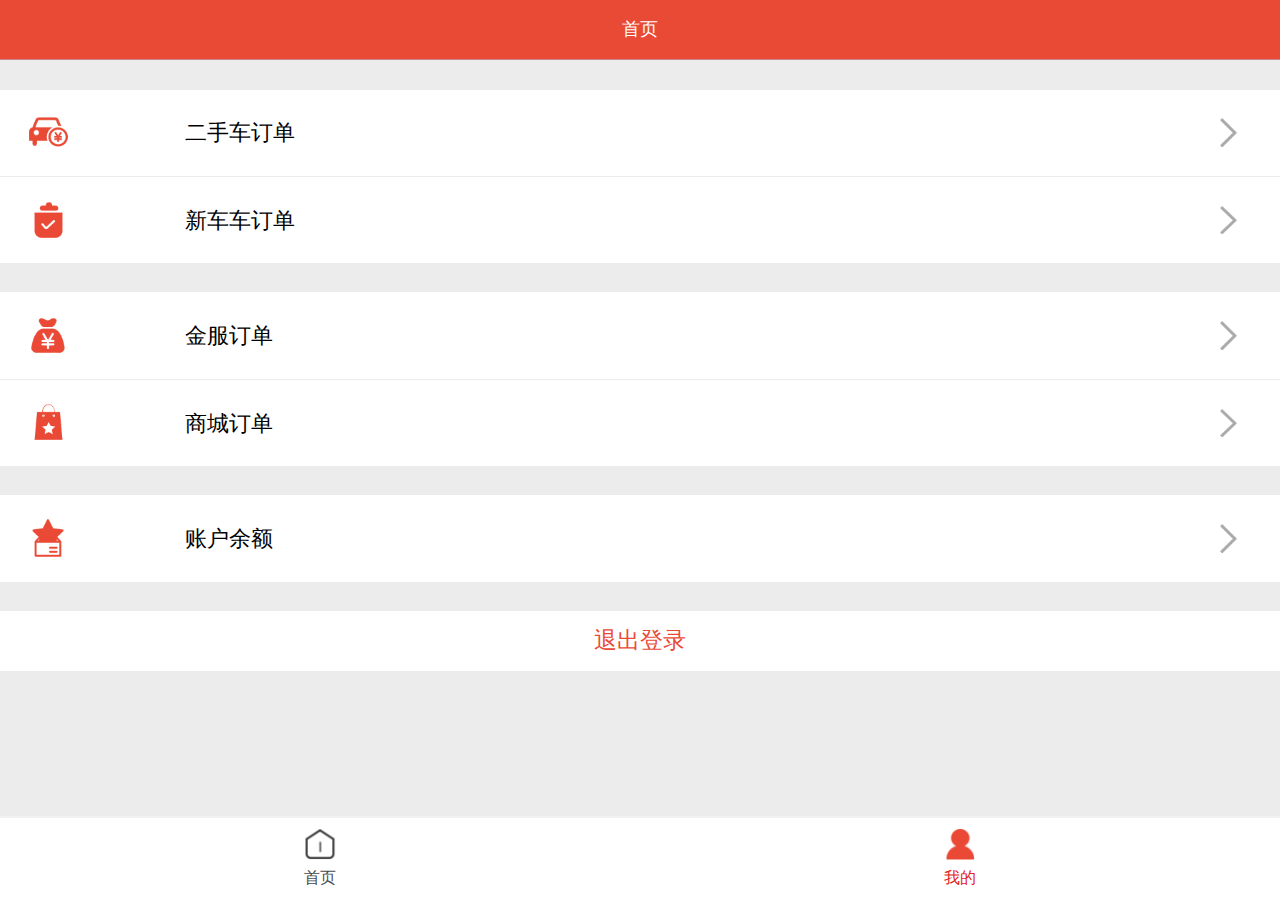
<file: index.html>
<!DOCTYPE html>
<html lang="en">
<head>
	<meta charset="UTF-8"/>
	<title>倍儿牛商城</title>
    <meta name="description" content=""/>
    <meta name="keywords" content=""/>
    <meta name="apple-mobile-web-app-capable" content="yes"/>
    <meta name="format-detection" content="telephone=no" />
    <meta name="viewport" content="width=device-width,initial-scale=1,maximum-scale=1,minimum-scale=1,user-scalable=0">
    <link rel="stylesheet" type="text/css" href="./css/m.reset.css">
    <link rel="stylesheet" type="text/css" href="./css/m.icomoom.css">
    <link rel="stylesheet" type="text/css" href="./css/swiper.min.css">
    <link rel="stylesheet" type="text/css" href="./css/m.common.css">
    <link rel="stylesheet" type="text/css" href="./css/m.details.css">
    <link rel="stylesheet" type="text/css" href="./css/inoin_shop.css">
    <link rel="stylesheet" type="text/css" href="./css/LArea.css">
    <script type="text/javascript">
        !function(N,M){function L(){var a=I.getBoundingClientRect().width;a/F>540&&(a=540*F);var d=a/10;I.style.fontSize=d+"px",D.rem=N.rem=d}var K,J=N.document,I=J.documentElement,H=J.querySelector('meta[name="viewport"]'),G=J.querySelector('meta[name="flexible"]'),F=0,E=0,D=M.flexible||(M.flexible={});if(H){console.warn("将根据已有的meta标签来设置缩放比例");var C=H.getAttribute("content").match(/initial\-scale=([\d\.]+)/);C&&(E=parseFloat(C[1]),F=parseInt(1/E))}else{if(G){var B=G.getAttribute("content");if(B){var A=B.match(/initial\-dpr=([\d\.]+)/),z=B.match(/maximum\-dpr=([\d\.]+)/);A&&(F=parseFloat(A[1]),E=parseFloat((1/F).toFixed(2))),z&&(F=parseFloat(z[1]),E=parseFloat((1/F).toFixed(2)))}}}if(!F&&!E){var y=N.navigator.userAgent,x=(!!y.match(/android/gi),!!y.match(/iphone/gi)),w=x&&!!y.match(/OS 9_3/),v=N.devicePixelRatio;F=x&&!w?v>=3&&(!F||F>=3)?3:v>=2&&(!F||F>=2)?2:1:1,E=1/F}if(I.setAttribute("data-dpr",F),!H){if(H=J.createElement("meta"),H.setAttribute("name","viewport"),H.setAttribute("content","initial-scale="+E+", maximum-scale="+E+", minimum-scale="+E+", user-scalable=no"),I.firstElementChild){I.firstElementChild.appendChild(H)}else{var u=J.createElement("div");u.appendChild(H),J.write(u.innerHTML)}}N.addEventListener("resize",function(){clearTimeout(K),K=setTimeout(L,300)},!1),N.addEventListener("pageshow",function(b){b.persisted&&(clearTimeout(K),K=setTimeout(L,300))},!1),"complete"===J.readyState?J.body.style.fontSize=12*F+"px":J.addEventListener("DOMContentLoaded",function(){J.body.style.fontSize=12*F+"px"},!1),L(),D.dpr=N.dpr=F,D.refreshRem=L,D.rem2px=function(d){var c=parseFloat(d)*this.rem;return"string"==typeof d&&d.match(/rem$/)&&(c+="px"),c},D.px2rem=function(d){var c=parseFloat(d)/this.rem;return"string"==typeof d&&d.match(/px$/)&&(c+="rem"),c}}(window,window.lib||(window.lib={}));
    </script>
    <script type="text/javascript" src="./js/zepto.min.js"></script>
    <script type="text/javascript" src="./js/swiper.jquery.min.js"></script>
    <script type="text/javascript" src="./js/m.runing.js"></script>
    <script type="text/javascript" src="./js/m.touch.js"></script>
</head>
<body>
    <!-- 商品详情头部 -->
    <header class="common_head part_hidde">
        <div class="head_content">
            首页
        </div>
    </header>
		<section class="my_information">
				<div class="my_infor_inner">
						<div class="my_infor_unit">
								<div class="my_infor_item my_infor_used_car">
									<div class="my_infor_item_inner">
											<div class="my_infor_bg"></div>
											<h2 class="my_infor_tit">二手车订单</h2>
											<div class="icon_arrow_right"></div>
									</div>
									<!-- 二手车订单详情 -->
									<div class="my_infor_details my_infor_used_car_details box_s">
											<div class="my_infor_details_header common_head">
													<a href="javascript:;" class="head_return icon-angle-left my_infor_details_return"></a>
													<div class="head_content">二手车订单</div>
											</div>
											<ul class="my_infor_details_list">
													<li class="my_infor_details_item">
															<div class="my_infor_details_nub flex">订单编号：<span>38</span></div>
															<div class="my_infor_details_content flex">
																	<div class="my_infor_details_bg"></div>
																	<div class="my_infor_order_details">
																			<div class="order_head flex">
																				<p class="order_name">买家：<span>张三</span></p>
																				<div class="order_time">2017-8-6 14:30:26</div>
																			</div>
																			<p class="order_brand">求购品牌：<span>马自达cx-4</span></p>
																			<p class="order_price">预算：<span>10-15万</span></p>
																	</div>
																	<!-- <div class="my_infor_details_icon"></div> -->
															</div>
													</li>
													<li class="my_infor_details_item">
															<div class="my_infor_details_nub flex">订单编号：<span>39</span></div>
															<div class="my_infor_details_content flex">
																	<div class="my_infor_details_bg"></div>
																	<div class="my_infor_order_details">
																			<div class="order_head flex">
																				<p class="order_name">买家：<span>李四</span></p>
																				<div class="order_time">2017-8-6 14:30:26</div>
																			</div>
																			<p class="order_brand">求购品牌：<span>马自达cx-4</span></p>
																			<p class="order_price">预算：<span>10-15万</span></p>
																	</div>
																	<!-- <div class="my_infor_details_icon"></div> -->
															</div>
													</li>
											</ul>
									</div>
								</div>
								<div class="my_infor_item my_infor_new_car">
									<div class="my_infor_item_inner">
											<div class="my_infor_bg"></div>
											<h2 class="my_infor_tit">新车车订单</h2>
											<div class="icon_arrow_right"></div>
									</div>
									<!-- 新车订单详情 -->
									<div class="my_infor_details my_infor_used_car_details box_s">
											<div class="my_infor_details_header common_head">
													<a href="javascript:;" class="head_return icon-angle-left my_infor_details_return"></a>
													<div class="head_content">新车订单</div>
											</div>
											<ul class="my_infor_details_list">
													<li class="my_infor_details_item">
															<div class="my_infor_details_nub flex">订单编号：<span>40</span></div>
															<div class="my_infor_details_content flex">
																	<div class="my_infor_details_bg_line"></div>
																	<div class="my_infor_order_details">
																			<div class="new_car_order_tit clearfix">
																				<p class="fl">求购品牌：</p><h2 class="fl">轩逸 2016款 1.6XL CVT豪华型</h2>
																			</div>
																			<p class="order_name">买家姓名：<span>张三</span></p>
																			<p class="order_time">日期：<span>2017-8-6 14:30:26</span></p>
																	</div>
																	<!-- <div class="my_infor_details_icon"></div> -->
															</div>
													</li>
											</ul>
									</div>
								</div>
						</div>
						<div class="my_infor_unit">
								<div class="my_infor_item my_infor_finance">
									<div class="my_infor_item_inner">
											<div class="my_infor_bg"></div>
											<h2 class="my_infor_tit">金服订单</h2>
											<div class="icon_arrow_right"></div>
									</div>
									<!-- 金服订单详情 -->
									<div class="my_infor_details my_infor_used_car_details box_s">
											<div class="my_infor_details_header common_head">
													<a href="javascript:;" class="head_return icon-angle-left my_infor_details_return"></a>
													<div class="head_content">倍儿牛金服</div>
											</div>
											<ul class="my_infor_details_list">
													<li class="my_infor_details_item">
															<div class="my_infor_details_nub flex">订单编号：<span>45</div>
															<div class="my_infor_details_content flex">
																	<div class="my_infor_details_bg_line bg_green"></div>
																	<div class="my_infor_order_details">
																			<div class="order_head flex">
																				<p class="order_name">客户姓名：<span>张三</span></p>
																			</div>
																			<div class="finance_order_desc flex">
																					<p>申请金额：<span>5.00万</span></p>
																					<p>申请周期：<span>12个月</span></p>
																			</div>
																			<div class="order_time">2017-8-6 14:30:26</div>
																	</div>
																	<!-- <div class="my_infor_details_icon"></div> -->
															</div>
													</li>
											</ul>
									</div>
								</div>
								<div class="my_infor_item my_infor_shop">
									<div class="my_infor_item_inner">
											<div class="my_infor_bg"></div>
											<h2 class="my_infor_tit">商城订单</h2>
											<div class="icon_arrow_right"></div>
									</div>
									<!-- 购物订单详情 -->
									<div class="my_infor_details my_infor_used_car_details box_s">
											<div class="my_infor_details_header common_head">
													<a href="javascript:;" class="head_return icon-angle-left my_infor_details_return"></a>
													<div class="head_content">我的订单</div>
											</div>
											<ul class="my_order_list">
												<li class="my_order_item">
															<div class="my_order_nub">
																 <p>订单编号：<span>18888</span></p>
																 <button class="cancel_order">取消订单</button>
															</div>
															<div class="_order_inform my_order_inform">
																	<div class="goods_s_img">
																			<img src="./images/test/details_slide_1.png" alt="">
																	</div>
																	<div class="goods_desc">
																			<h3>苏吝府泰国茉莉香米 原装进口泰国大米包邮新米10kg</h3>
																	</div>
																	<div class="loading_pay box_s">
																			待付款
																	</div>
															</div>
															<div class="loading_pay_func">
																	<p>应付款：<span>¥108.00</span></p>
																	<a href="">付款</a>
															</div>
												</li>
												<li class="my_order_item">
						                <div class="my_order_nub">
						                   <p>订单编号：<span>18889</span></p>
						                </div>
						                <div class="_order_inform my_order_inform">
						                    <div class="goods_s_img">
						                        <img src="./images/test/details_slide_1.png" alt="">
						                    </div>
						                    <div class="goods_desc">
						                        <h3>苏吝府泰国茉莉香米 原装进口泰国大米包邮新米10kg</h3>
						                    </div>
						                    <div class="already_pay box_s">
						                        <img src="./images/icon/already_pay.png" alt="">
						                    </div>
						                </div>
						            </li>
											</ul>
									</div>
								</div>
						</div>
						<div class="my_infor_unit">
								<div class="my_infor_item my_infor_account">
									<div class="my_infor_item_inner">
											<div class="my_infor_bg"></div>
											<h2 class="my_infor_tit">账户余额</h2>
											<div class="icon_arrow_right"></div>
									</div>
									<!-- 账单详情 -->
									<div class="my_infor_details my_infor_used_car_details box_s">
											<div class="my_infor_details_header common_head">
													<a href="javascript:;" class="head_return icon-angle-left my_infor_details_return"></a>
													<div class="head_content">账单</div>
											</div>
											<div class="bill_con flex">
													<div class="bill_icon"></div>
													<div class="bill_text">账户余额</div>
													<p class="bill_money"><span>0.00</span>元</p>
											</div>
									</div>
								</div>
						</div>
				</div>
				<div class="my_account_exit">
						<a href="">退出登录</a>
				</div>
		</section>
    <section class="home_foot_btn">
				<ul class="home_foot_btn_list clearfix">
					<li class="home_foot_btn_item home_foot_btn_left fl">
							<a href="">
								<div class="icon"></div>
								<p>首页</p>
							</a>
					</li>
					<li class="home_foot_btn_item home_foot_btn_right current fl">
							<a href="">
								<div class="icon"></div>
								<p>我的</p>
							</a>
					</li>
				</ul>
		</section>
		<div class="tip_mask" style="display: none;"></div>
		<div class="tip_box " style="display: none;">
        <div class="tip_box_img">
            <img src="./images/icon/tip_box_img.png" alt="">
        </div>
        <p class="tip_box_txt">确定取消购物订单？</p>
        <a href="" class="tip_box_btn box_s">确定</a>
        <a href="javascript:;" class="tip_box_btn return box_s">取消</a>
    </div>
</body>
</html>
</file>
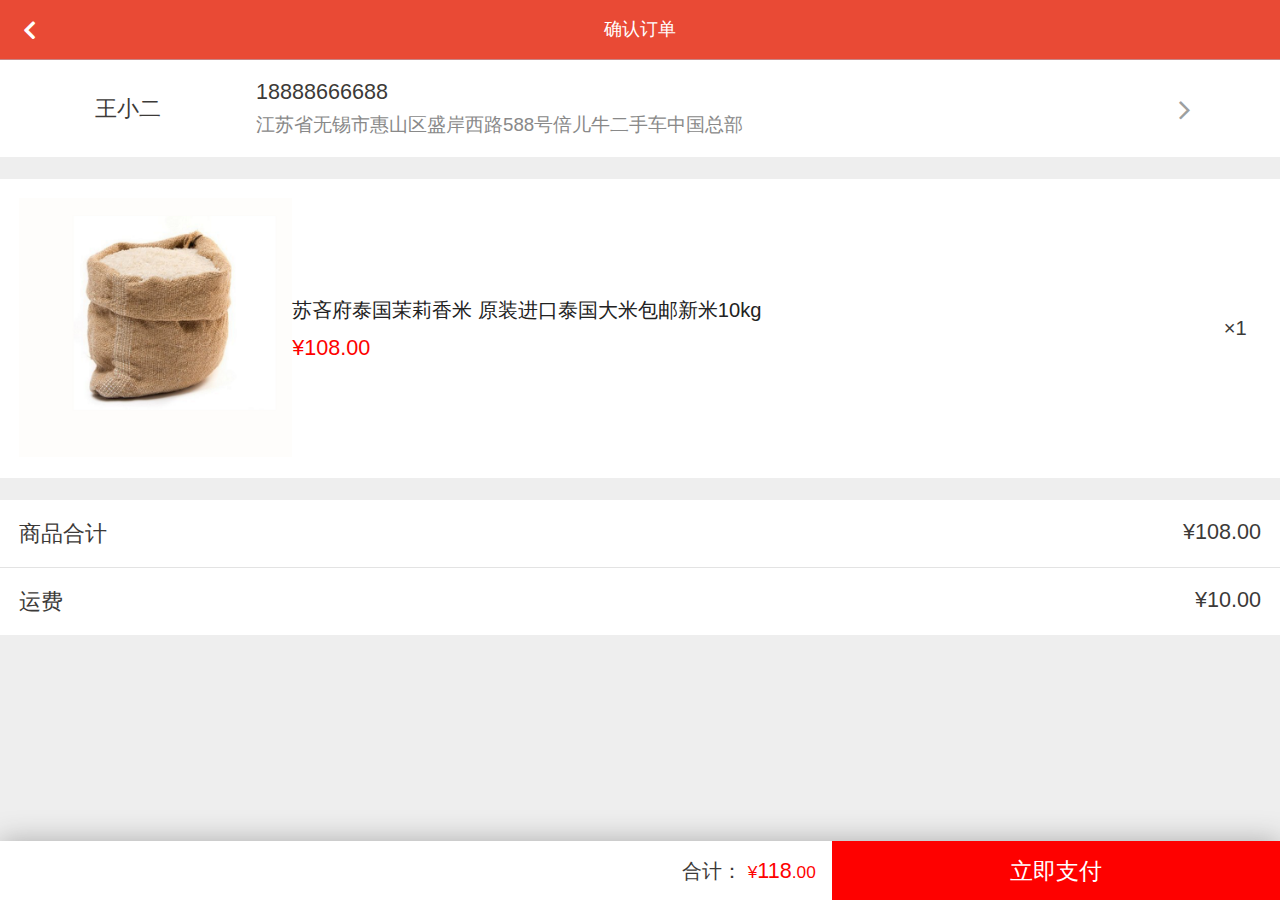
<file: confirm_order.html>
<!DOCTYPE html>
<html lang="en">
<head>
	<meta charset="UTF-8"/>
	<title>倍儿牛商城</title>
    <meta name="description" content=""/>
    <meta name="keywords" content=""/>
    <meta name="apple-mobile-web-app-capable" content="yes"/>
    <meta name="format-detection" content="telephone=no" />
    <meta name="viewport" content="width=device-width,initial-scale=1,maximum-scale=1,minimum-scale=1,user-scalable=no">
    <link rel="stylesheet" type="text/css" href="./css/m.reset.css">
    <link rel="stylesheet" type="text/css" href="./css/m.icomoom.css">
    <link rel="stylesheet" type="text/css" href="./css/swiper.min.css">
    <link rel="stylesheet" type="text/css" href="./css/m.common.css">
    <link rel="stylesheet" type="text/css" href="./css/m.details.css">
    <link rel="stylesheet" type="text/css" href="./css/LArea.css">
    <script type="text/javascript">
        !function(N,M){function L(){var a=I.getBoundingClientRect().width;a/F>540&&(a=540*F);var d=a/10;I.style.fontSize=d+"px",D.rem=N.rem=d}var K,J=N.document,I=J.documentElement,H=J.querySelector('meta[name="viewport"]'),G=J.querySelector('meta[name="flexible"]'),F=0,E=0,D=M.flexible||(M.flexible={});if(H){console.warn("将根据已有的meta标签来设置缩放比例");var C=H.getAttribute("content").match(/initial\-scale=([\d\.]+)/);C&&(E=parseFloat(C[1]),F=parseInt(1/E))}else{if(G){var B=G.getAttribute("content");if(B){var A=B.match(/initial\-dpr=([\d\.]+)/),z=B.match(/maximum\-dpr=([\d\.]+)/);A&&(F=parseFloat(A[1]),E=parseFloat((1/F).toFixed(2))),z&&(F=parseFloat(z[1]),E=parseFloat((1/F).toFixed(2)))}}}if(!F&&!E){var y=N.navigator.userAgent,x=(!!y.match(/android/gi),!!y.match(/iphone/gi)),w=x&&!!y.match(/OS 9_3/),v=N.devicePixelRatio;F=x&&!w?v>=3&&(!F||F>=3)?3:v>=2&&(!F||F>=2)?2:1:1,E=1/F}if(I.setAttribute("data-dpr",F),!H){if(H=J.createElement("meta"),H.setAttribute("name","viewport"),H.setAttribute("content","initial-scale="+E+", maximum-scale="+E+", minimum-scale="+E+", user-scalable=no"),I.firstElementChild){I.firstElementChild.appendChild(H)}else{var u=J.createElement("div");u.appendChild(H),J.write(u.innerHTML)}}N.addEventListener("resize",function(){clearTimeout(K),K=setTimeout(L,300)},!1),N.addEventListener("pageshow",function(b){b.persisted&&(clearTimeout(K),K=setTimeout(L,300))},!1),"complete"===J.readyState?J.body.style.fontSize=12*F+"px":J.addEventListener("DOMContentLoaded",function(){J.body.style.fontSize=12*F+"px"},!1),L(),D.dpr=N.dpr=F,D.refreshRem=L,D.rem2px=function(d){var c=parseFloat(d)*this.rem;return"string"==typeof d&&d.match(/rem$/)&&(c+="px"),c},D.px2rem=function(d){var c=parseFloat(d)/this.rem;return"string"==typeof d&&d.match(/px$/)&&(c+="rem"),c}}(window,window.lib||(window.lib={}));
    </script>
    <script type="text/javascript" src="./js/zepto.min.js"></script>
    <script type="text/javascript" src="./js/swiper.jquery.min.js"></script>
    <script type="text/javascript" src="./js/LAreaData1.js"></script>
    <script type="text/javascript" src="./js/LArea.js"></script>
    <script type="text/javascript" src="./js/m.runing.js"></script>
    <script type="text/javascript" src="./js/m.touch.js"></script>

</head>
<body>
    <!-- 头部返回 -->
    <header class="common_head part_hidde">
        <a href="" class="head_return icon-angle-left"></a>
        <div class="head_content">
            确认订单
        </div>
    </header>
    <header class="common_head manage_contact_head" style="display: none;">
        <a href="javascript:history.go(-1);" class="link_referrer head_return icon-angle-left"></a>
        <div class="head_content">
            管理收货地址
        </div>
    </header>
    <section class="confirm_order part_hidde">
        <form action="" method="post">
            <div class="contact_desc">
                <div class="_order_user box_s">王小二</div>
                <input type="hidden" class="_order_user" value="王小二" name="name">
                <div class="_order_txt">
                    <div class="_order_tel">18888666688</div>
                    <input type="hidden" class="_order_tel" value="18866999987" name="mobile">
                    <p class="_order_address">江苏省无锡市惠山区盛岸西路588号倍儿牛二手车中国总部</p>
                    <input type="hidden" class="_order_address" value="江苏省无锡市惠山区盛岸西路588号倍儿牛二手车中国总部" name="address">
                </div>
                <div class="_order_icon icon-angle-right"></div>
            </div>   
            <div class="_order_inform">
                <div class="goods_s_img">
                    <img src="./images/test/details_slide_1.png" alt="">
                </div>
                <div class="goods_desc">
                    <h3>苏吝府泰国茉莉香米 原装进口泰国大米包邮新米10kg</h3>
                    <div class="price">
                        ¥<span>108.00</span>
                    </div>
                </div>
                <div class="goods_count box_s">
                 ×<span>1</span>
                </div>
            </div>
            <div class="goods_price_sum confirm_order_common">
                <p>商品合计</p>
                <div class="_price_txt">¥<span>108.00</span></div>
                <input type="hidden" value="108.00" name="goods_sum_price">
            </div>
            <div class="transport_price confirm_order_common">
                <p>运费</p>
                <div class="_price_txt">¥<span>10.00</span></div>
                <input type="hidden" value="10.00" name="transport_price">
            </div>
            <ul class="confirm_order_btn">
                <li class="price_sum box_s">
                    <p>合计：
                        <span class="price_sum_txt">¥<i>118</i>.00</span>
                        <input type="hidden" value="118.00" name="price_sum">
                    </p>
                </li>
                <li class="buy">
                    <button type="submit">立即支付</button>
                </li>
            </ul>
        </form> 
    </section>
    <section class="manage_contact_info common_section" style="display: none;">
        <ul class="manage_contact_info_list common_list">
            <li class="manage_user">
                <input type="text" value="王小二">
            </li>
            <li class="manage_tel">
                <input type="tel" value="18888666688" maxlength="11">
            </li>
            <li class="manage_address">
                <input type="text" id="manage_addr" readonly="readonly" value="江苏 无锡 惠山">
                <input id="value1" type="hidden" value="20,234,504">
            </li>
            <li class="manage_address_details">
                <input type="text" value="盛岸西路588号倍儿牛二手车中国总部">
            </li>
        </ul>
        <div class="manage_contact_info_btn common_btm">
            <button>保存收货地址</button>
        </div>
    </section>
    <div class="mask"></div>
    <div class="tip_mask"></div>
    <div class="tip_box">
        <div class="tip_box_img">
            <img src="./images/icon/tip_box_img.png" alt="">
        </div>
        <p class="tip_box_txt"></p>
        <a href="javascript:;" class="tip_box_btn return box_s">返回</a>
    </div>
</body>
</html>
</file>
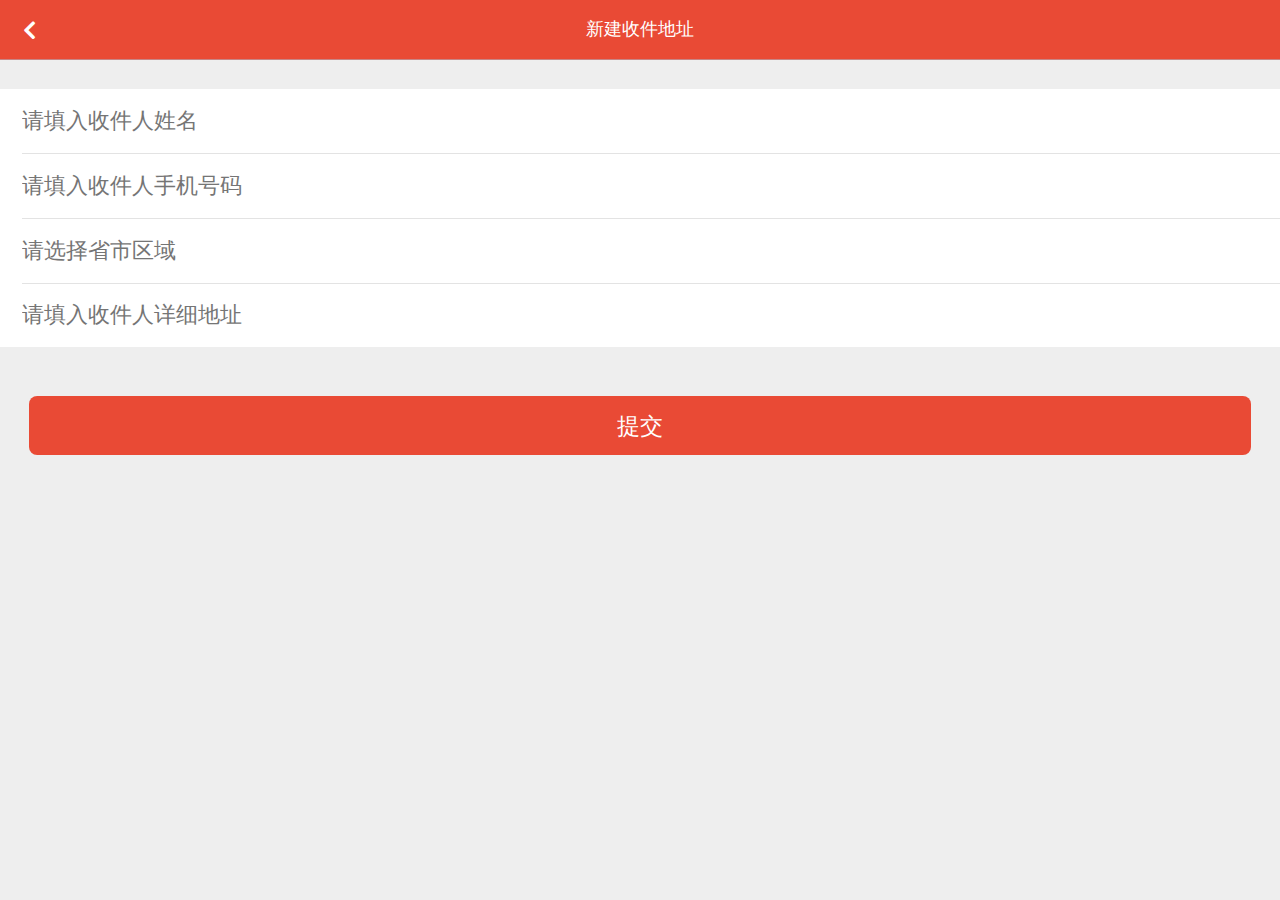
<file: creat_address.html>
<!DOCTYPE html>
<html lang="en">
<head>
	<meta charset="UTF-8"/>
	<title>倍儿牛商城</title>
    <meta name="description" content=""/>
    <meta name="keywords" content=""/>
    <meta name="apple-mobile-web-app-capable" content="yes"/>
    <meta name="format-detection" content="telephone=no" />
    <meta name="viewport" content="width=device-width,initial-scale=1,maximum-scale=1,minimum-scale=1,user-scalable=no">
    <link rel="stylesheet" type="text/css" href="./css/m.reset.css">
    <link rel="stylesheet" type="text/css" href="./css/m.icomoom.css">
    <link rel="stylesheet" type="text/css" href="./css/swiper.min.css">
    <link rel="stylesheet" type="text/css" href="./css/m.common.css">
    <link rel="stylesheet" type="text/css" href="./css/m.details.css">
    <link rel="stylesheet" type="text/css" href="./css/LArea.css">
    <script type="text/javascript">
        !function(N,M){function L(){var a=I.getBoundingClientRect().width;a/F>540&&(a=540*F);var d=a/10;I.style.fontSize=d+"px",D.rem=N.rem=d}var K,J=N.document,I=J.documentElement,H=J.querySelector('meta[name="viewport"]'),G=J.querySelector('meta[name="flexible"]'),F=0,E=0,D=M.flexible||(M.flexible={});if(H){console.warn("将根据已有的meta标签来设置缩放比例");var C=H.getAttribute("content").match(/initial\-scale=([\d\.]+)/);C&&(E=parseFloat(C[1]),F=parseInt(1/E))}else{if(G){var B=G.getAttribute("content");if(B){var A=B.match(/initial\-dpr=([\d\.]+)/),z=B.match(/maximum\-dpr=([\d\.]+)/);A&&(F=parseFloat(A[1]),E=parseFloat((1/F).toFixed(2))),z&&(F=parseFloat(z[1]),E=parseFloat((1/F).toFixed(2)))}}}if(!F&&!E){var y=N.navigator.userAgent,x=(!!y.match(/android/gi),!!y.match(/iphone/gi)),w=x&&!!y.match(/OS 9_3/),v=N.devicePixelRatio;F=x&&!w?v>=3&&(!F||F>=3)?3:v>=2&&(!F||F>=2)?2:1:1,E=1/F}if(I.setAttribute("data-dpr",F),!H){if(H=J.createElement("meta"),H.setAttribute("name","viewport"),H.setAttribute("content","initial-scale="+E+", maximum-scale="+E+", minimum-scale="+E+", user-scalable=no"),I.firstElementChild){I.firstElementChild.appendChild(H)}else{var u=J.createElement("div");u.appendChild(H),J.write(u.innerHTML)}}N.addEventListener("resize",function(){clearTimeout(K),K=setTimeout(L,300)},!1),N.addEventListener("pageshow",function(b){b.persisted&&(clearTimeout(K),K=setTimeout(L,300))},!1),"complete"===J.readyState?J.body.style.fontSize=12*F+"px":J.addEventListener("DOMContentLoaded",function(){J.body.style.fontSize=12*F+"px"},!1),L(),D.dpr=N.dpr=F,D.refreshRem=L,D.rem2px=function(d){var c=parseFloat(d)*this.rem;return"string"==typeof d&&d.match(/rem$/)&&(c+="px"),c},D.px2rem=function(d){var c=parseFloat(d)/this.rem;return"string"==typeof d&&d.match(/px$/)&&(c+="rem"),c}}(window,window.lib||(window.lib={}));
    </script>
    <script type="text/javascript" src="./js/zepto.min.js"></script>
    <script type="text/javascript" src="./js/swiper.jquery.min.js"></script>
    <script type="text/javascript" src="./js/LAreaData1.js"></script>
    <script type="text/javascript" src="./js/LArea.js"></script>
    <script type="text/javascript" src="./js/m.runing.js"></script>
    <script type="text/javascript" src="./js/m.touch.js"></script>

</head>
<body>
    <!-- 头部返回 -->
    <header class="common_head part_hidde">
        <a href="javascript:history.go(-1);" class="link_referrer head_return icon-angle-left"></a>
        <div class="head_content">
            新建收件地址
        </div>
    </header>
    <section class="creat_contact_info common_section">
        <form action="" method="post" onsubmit="return creat_address();">
            <ul class="creat_contact_info_list common_list">
                <li class="creat_user">
                    <input type="text" name="name" value="" placeholder="请填入收件人姓名">
                </li>
                <li class="creat_tel">
                    <input type="tel" name="mobile" value="" maxlength="11" placeholder="请填入收件人手机号码">
                </li>
                <li class="creat_address">
                    <input type="text" id="manage_addr" readonly="readonly" name="area" placeholder="请选择省市区域">
                    <input id="value1" type="hidden" value="20,234,504">
                </li>
                <li class="creat_address_details">
                    <input type="text" name="address_details" value="" placeholder="请填入收件人详细地址">
                </li>
            </ul>
            <div class="creat_contact_info_btn common_btm">
                <button type="submit">提交</button>
            </div>
        </form>
    </section>
    <div class="tip_mask"></div>
    <div class="tip_box">
        <div class="tip_box_img">
            <img src="./images/icon/tip_box_img.png" alt="">
        </div>
        <p class="tip_box_txt"></p>
        <a href="javascript:;" class="tip_box_btn return box_s">返回</a>
    </div>
</body>
</html>
</file>
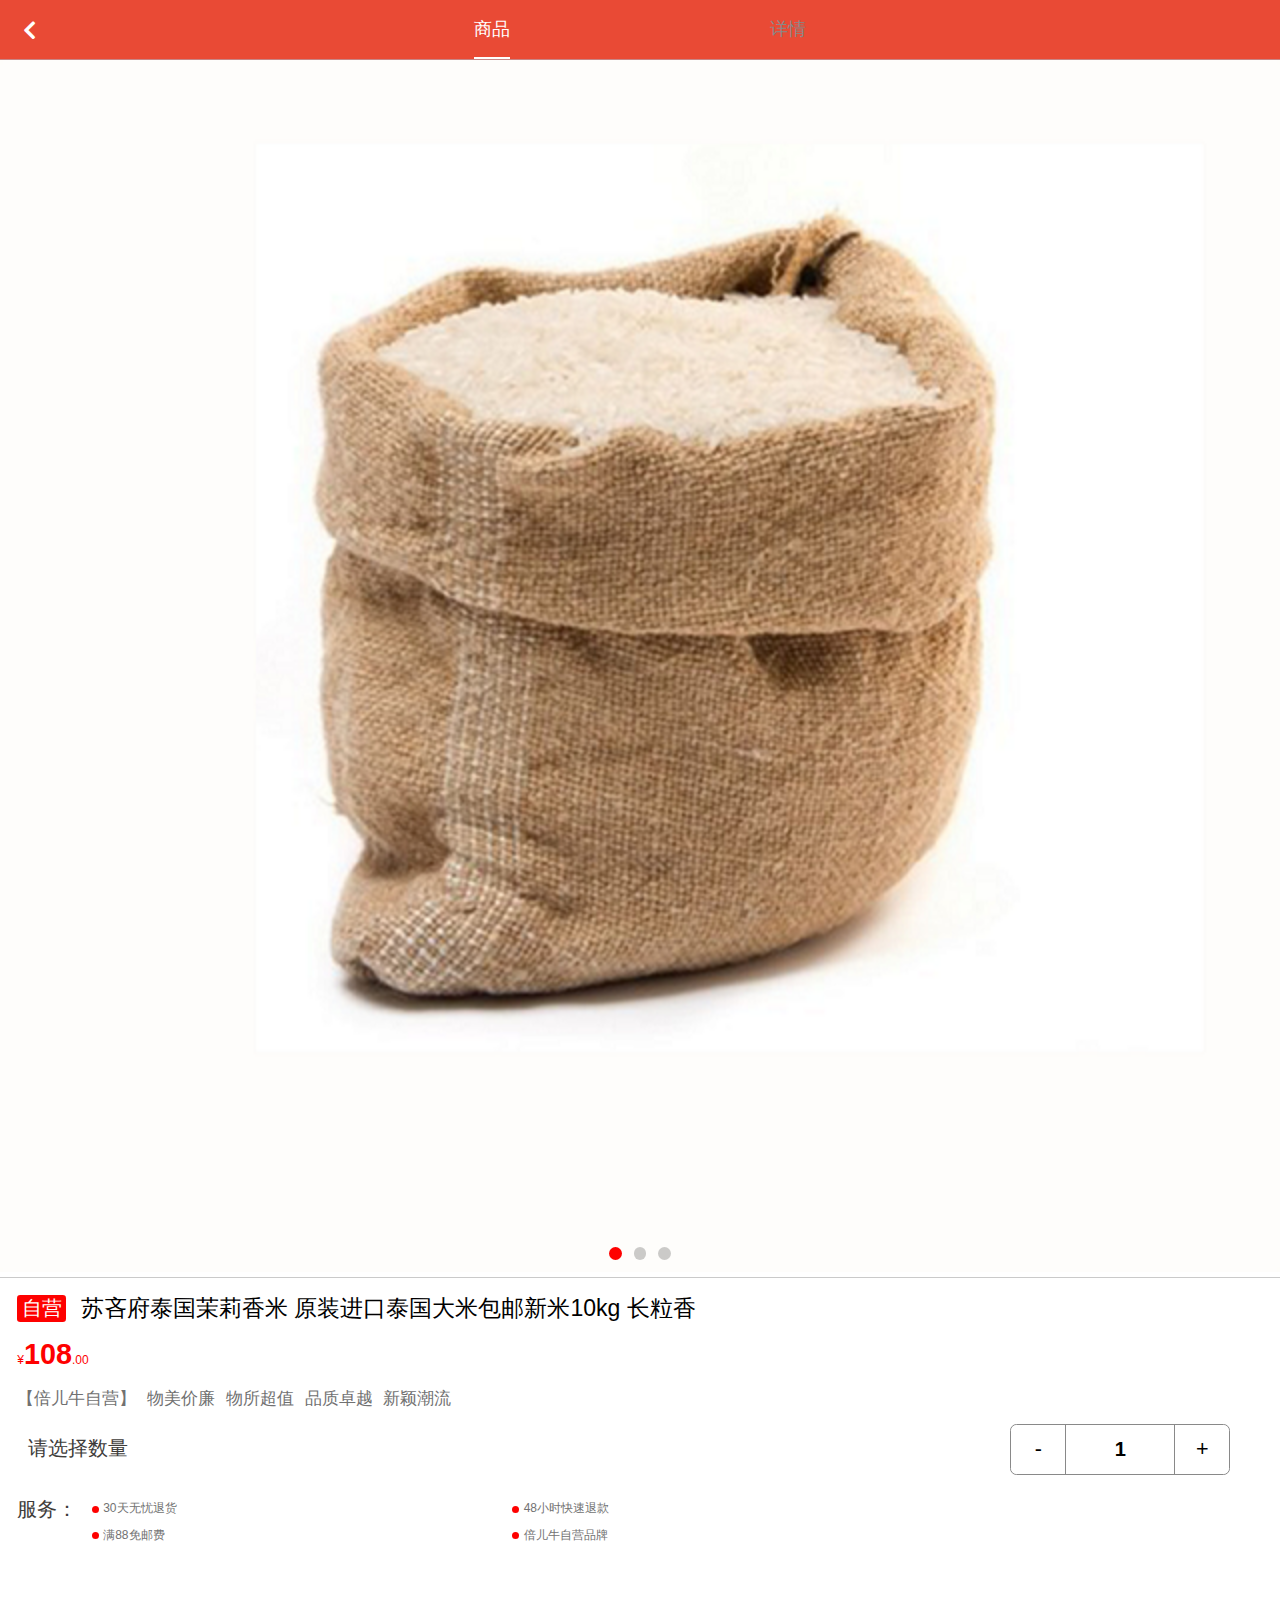
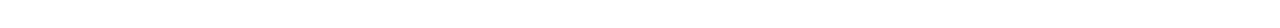
<file: details.html>
<!DOCTYPE html>
<html lang="en">
<head>
	<meta charset="UTF-8"/>
	<title>倍儿牛商城</title>
    <meta name="description" content=""/>
    <meta name="keywords" content=""/>
    <meta name="apple-mobile-web-app-capable" content="yes"/>
    <meta name="format-detection" content="telephone=no" />
    <meta name="viewport" content="width=device-width,initial-scale=1,maximum-scale=1,minimum-scale=1,user-scalable=0">
    <link rel="stylesheet" type="text/css" href="./css/m.reset.css">
    <link rel="stylesheet" type="text/css" href="./css/m.icomoom.css">
    <link rel="stylesheet" type="text/css" href="./css/swiper.min.css">
    <link rel="stylesheet" type="text/css" href="./css/m.common.css">
    <link rel="stylesheet" type="text/css" href="./css/m.details.css">
    <link rel="stylesheet" type="text/css" href="./css/LArea.css">
    <script type="text/javascript">
        !function(N,M){function L(){var a=I.getBoundingClientRect().width;a/F>540&&(a=540*F);var d=a/10;I.style.fontSize=d+"px",D.rem=N.rem=d}var K,J=N.document,I=J.documentElement,H=J.querySelector('meta[name="viewport"]'),G=J.querySelector('meta[name="flexible"]'),F=0,E=0,D=M.flexible||(M.flexible={});if(H){console.warn("将根据已有的meta标签来设置缩放比例");var C=H.getAttribute("content").match(/initial\-scale=([\d\.]+)/);C&&(E=parseFloat(C[1]),F=parseInt(1/E))}else{if(G){var B=G.getAttribute("content");if(B){var A=B.match(/initial\-dpr=([\d\.]+)/),z=B.match(/maximum\-dpr=([\d\.]+)/);A&&(F=parseFloat(A[1]),E=parseFloat((1/F).toFixed(2))),z&&(F=parseFloat(z[1]),E=parseFloat((1/F).toFixed(2)))}}}if(!F&&!E){var y=N.navigator.userAgent,x=(!!y.match(/android/gi),!!y.match(/iphone/gi)),w=x&&!!y.match(/OS 9_3/),v=N.devicePixelRatio;F=x&&!w?v>=3&&(!F||F>=3)?3:v>=2&&(!F||F>=2)?2:1:1,E=1/F}if(I.setAttribute("data-dpr",F),!H){if(H=J.createElement("meta"),H.setAttribute("name","viewport"),H.setAttribute("content","initial-scale="+E+", maximum-scale="+E+", minimum-scale="+E+", user-scalable=no"),I.firstElementChild){I.firstElementChild.appendChild(H)}else{var u=J.createElement("div");u.appendChild(H),J.write(u.innerHTML)}}N.addEventListener("resize",function(){clearTimeout(K),K=setTimeout(L,300)},!1),N.addEventListener("pageshow",function(b){b.persisted&&(clearTimeout(K),K=setTimeout(L,300))},!1),"complete"===J.readyState?J.body.style.fontSize=12*F+"px":J.addEventListener("DOMContentLoaded",function(){J.body.style.fontSize=12*F+"px"},!1),L(),D.dpr=N.dpr=F,D.refreshRem=L,D.rem2px=function(d){var c=parseFloat(d)*this.rem;return"string"==typeof d&&d.match(/rem$/)&&(c+="px"),c},D.px2rem=function(d){var c=parseFloat(d)/this.rem;return"string"==typeof d&&d.match(/px$/)&&(c+="rem"),c}}(window,window.lib||(window.lib={}));
    </script>
    <script type="text/javascript" src="./js/zepto.min.js"></script>
    <script type="text/javascript" src="./js/swiper.jquery.min.js"></script>
    <script type="text/javascript" src="./js/m.runing.js"></script>
    <script type="text/javascript" src="./js/m.touch.js"></script>
</head>
<body>
    <!-- 商品详情头部 -->
	<header class="details_head common_head">
        <a href="javascript:history.go(-1);"  class="link_referrer head_return icon-angle-left" onclick="break_url();"></a>
        <div class="switch_con head_content">
            <ul class="switch_inner">
                <li class="current box_s">商品</li>
                <li class="box_s">详情</li>
            </ul>
        </div>
    </header>
    <!-- 商品详情主体 -->
        <!-- 商品介绍 -->
     <form action="" method="post">
        <section class="details_main details_desc_con">
            <div class="details_slide swiper-details">
                <ul class="swiper-wrapper">
                    <li class="swiper-slide">
                        <img src="./images/test/details_slide_1.png" alt="">
                    </li>
                    <li class="swiper-slide">
                        <img src="./images/test/details_slide_2.png" alt="">
                    </li>
                    <li class="swiper-slide">
                        <img src="./images/test/details_slide_3.png" alt="">
                    </li>
                </ul>
                 <div class="details_slide_control swiper-pagination"></div>
            </div>
            <div class="details_desc_inner">
                <div class="details_title">
                    <p>自营</p>
                    <h3>苏吝府泰国茉莉香米 原装进口泰国大米包邮新米10kg 长粒香</h3>
                    <input type="hidden" value="" name="">
                </div>
                <p class="details_price">
                    ¥<strong>108</strong>.00
                    <input type="hidden" name="details_price">
                </p>
                <p class="details_slogn">
                    <span>【倍儿牛自营】</span><span>物美价廉</span><span>物所超值</span><span>品质卓越</span><span>新颖潮流</span>
                </p>
                <div class="details_count">
                    <p class="details_count_txt">请选择数量</p>
                    <div class="details_count_d">
                        <div class="count_r">-</div>
                        <input type="tel" class="counts" readonly="readonly" value="1" name="counts"></input>
                        <div class="count_add">+</div>
                    </div>
                </div>
                <div class="details_service">
                    <p class="details_service_tit">服务：</p>
                    <ul class="details_service_txt">
                        <li>
                        <span><i></i>30天无忧退货</span><span><i></i>48小时快速退款</span></li>
                        <li><span><i></i>满88免邮费</span><span><i></i>倍儿牛自营品牌</span></li>
                    </ul>
                </div>
            </div>
        </section>
        <section class="details_main details_img_con">
            <div class="details_img_box">
                <img src="./images/test/details_img_1.png" alt="">
            </div>
        </section>
        <ul class="details_btn">
            <li class="details_tel">
                <a href="tel:4000510700">
                    <i></i>400-0510-700
                </a>
            </li>
            <li class="details_buy">
                <button type="submit">立即购买</button>
            </li>
        </ul>
    </form>
</body>
</html>
</file>
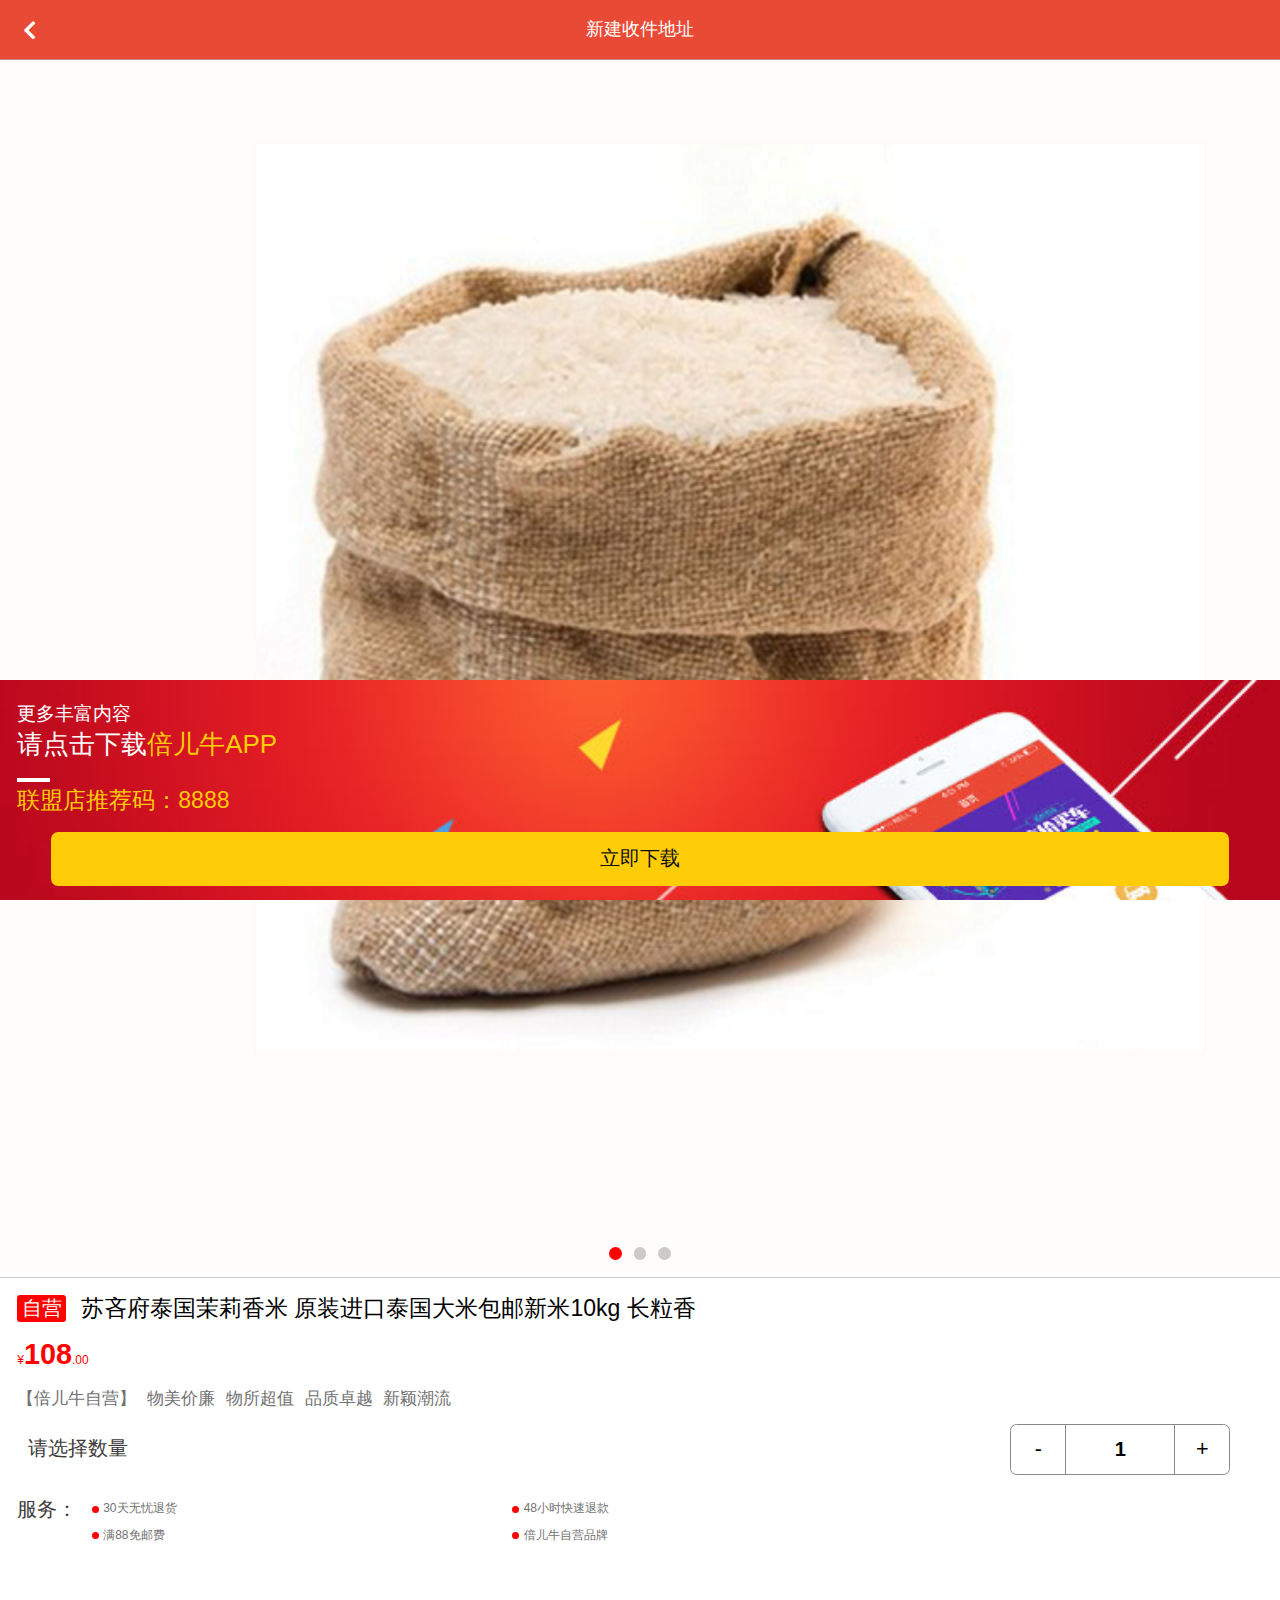
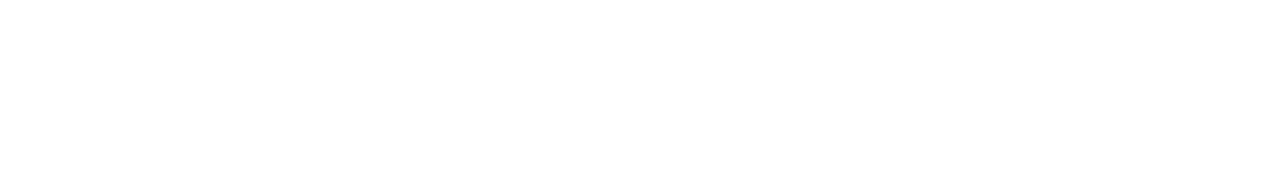
<file: details_push.html>
<!DOCTYPE html>
<html lang="en">
<head>
	<meta charset="UTF-8"/>
	<title>倍儿牛商城</title>
    <meta name="description" content=""/>
    <meta name="keywords" content=""/>
    <meta name="apple-mobile-web-app-capable" content="yes"/>
    <meta name="format-detection" content="telephone=no" />
    <meta name="viewport" content="width=device-width,initial-scale=1,maximum-scale=1,minimum-scale=1,user-scalable=0">
    <link rel="stylesheet" type="text/css" href="./css/m.reset.css">
    <link rel="stylesheet" type="text/css" href="./css/m.icomoom.css">
    <link rel="stylesheet" type="text/css" href="./css/swiper.min.css">
    <link rel="stylesheet" type="text/css" href="./css/m.common.css">
    <link rel="stylesheet" type="text/css" href="./css/m.details.css">
    <link rel="stylesheet" type="text/css" href="./css/LArea.css">
    <script type="text/javascript">
        !function(N,M){function L(){var a=I.getBoundingClientRect().width;a/F>540&&(a=540*F);var d=a/10;I.style.fontSize=d+"px",D.rem=N.rem=d}var K,J=N.document,I=J.documentElement,H=J.querySelector('meta[name="viewport"]'),G=J.querySelector('meta[name="flexible"]'),F=0,E=0,D=M.flexible||(M.flexible={});if(H){console.warn("将根据已有的meta标签来设置缩放比例");var C=H.getAttribute("content").match(/initial\-scale=([\d\.]+)/);C&&(E=parseFloat(C[1]),F=parseInt(1/E))}else{if(G){var B=G.getAttribute("content");if(B){var A=B.match(/initial\-dpr=([\d\.]+)/),z=B.match(/maximum\-dpr=([\d\.]+)/);A&&(F=parseFloat(A[1]),E=parseFloat((1/F).toFixed(2))),z&&(F=parseFloat(z[1]),E=parseFloat((1/F).toFixed(2)))}}}if(!F&&!E){var y=N.navigator.userAgent,x=(!!y.match(/android/gi),!!y.match(/iphone/gi)),w=x&&!!y.match(/OS 9_3/),v=N.devicePixelRatio;F=x&&!w?v>=3&&(!F||F>=3)?3:v>=2&&(!F||F>=2)?2:1:1,E=1/F}if(I.setAttribute("data-dpr",F),!H){if(H=J.createElement("meta"),H.setAttribute("name","viewport"),H.setAttribute("content","initial-scale="+E+", maximum-scale="+E+", minimum-scale="+E+", user-scalable=no"),I.firstElementChild){I.firstElementChild.appendChild(H)}else{var u=J.createElement("div");u.appendChild(H),J.write(u.innerHTML)}}N.addEventListener("resize",function(){clearTimeout(K),K=setTimeout(L,300)},!1),N.addEventListener("pageshow",function(b){b.persisted&&(clearTimeout(K),K=setTimeout(L,300))},!1),"complete"===J.readyState?J.body.style.fontSize=12*F+"px":J.addEventListener("DOMContentLoaded",function(){J.body.style.fontSize=12*F+"px"},!1),L(),D.dpr=N.dpr=F,D.refreshRem=L,D.rem2px=function(d){var c=parseFloat(d)*this.rem;return"string"==typeof d&&d.match(/rem$/)&&(c+="px"),c},D.px2rem=function(d){var c=parseFloat(d)/this.rem;return"string"==typeof d&&d.match(/px$/)&&(c+="rem"),c}}(window,window.lib||(window.lib={}));
    </script>
    <script type="text/javascript" src="./js/zepto.min.js"></script>
    <script type="text/javascript" src="./js/swiper.jquery.min.js"></script>
    <script type="text/javascript" src="./js/m.runing.js"></script>
    <script type="text/javascript" src="./js/m.touch.js"></script>
</head>
<body>
    <!-- 商品详情头部 -->
		<header class="common_head part_hidde">
				<a href="javascript:history.go(-1);" class="link_referrer head_return icon-angle-left"></a>
				<div class="head_content">
						新建收件地址
				</div>
		</header>
    <!-- 商品详情主体 -->
        <!-- 商品介绍 -->
     <form action="" method="post">
        <section class="details_main details_desc_con details_push_desc_con">
            <div class="details_slide swiper-details">
                <ul class="swiper-wrapper">
                    <li class="swiper-slide">
                        <img src="./images/test/details_slide_1.png" alt="">
                    </li>
                    <li class="swiper-slide">
                        <img src="./images/test/details_slide_2.png" alt="">
                    </li>
                    <li class="swiper-slide">
                        <img src="./images/test/details_slide_3.png" alt="">
                    </li>
                </ul>
                 <div class="details_slide_control swiper-pagination"></div>
            </div>
            <div class="details_desc_inner">
                <div class="details_title">
                    <p>自营</p>
                    <h3>苏吝府泰国茉莉香米 原装进口泰国大米包邮新米10kg 长粒香</h3>
                    <input type="hidden" value="" name="">
                </div>
                <p class="details_price">
                    ¥<strong>108</strong>.00
                    <input type="hidden" name="details_price">
                </p>
                <p class="details_slogn">
                    <span>【倍儿牛自营】</span><span>物美价廉</span><span>物所超值</span><span>品质卓越</span><span>新颖潮流</span>
                </p>
                <div class="details_count">
                    <p class="details_count_txt">请选择数量</p>
                    <div class="details_count_d">
                        <div class="count_r">-</div>
                        <input type="tel" class="counts" readonly="readonly" value="1" name="counts"></input>
                        <div class="count_add">+</div>
                    </div>
                </div>
                <div class="details_service">
                    <p class="details_service_tit">服务：</p>
                    <ul class="details_service_txt">
                        <li>
                        <span><i></i>30天无忧退货</span><span><i></i>48小时快速退款</span></li>
                        <li><span><i></i>满88免邮费</span><span><i></i>倍儿牛自营品牌</span></li>
                    </ul>
                </div>
            </div>
        </section>
        <section class="details_main details_img_con details_push_desc_con">
            <video src="http://bnsimg.beierniu.com/bns/beierniu.mp4" width="100%" controls="controls" id="details_video">
            </video>
            <div class="details_img_box">
                <img src="./images/test/details_img_2.jpg" alt="">
            </div>
        </section>
        <ul class="details_btn">
            <li class="details_tel">
                <a href="tel:4000510700">
                    <i></i>400-0510-700
                </a>
            </li>
            <li class="details_buy">
                <button type="submit">立即购买</button>
            </li>
        </ul>
    </form>
    <section class="details_push">
        <div class="details_push_content">
            <p class="txt_top">更多丰富内容</p>
            <p class="txt_center">请点击下载<span>倍儿牛APP</span></p>
            <div class="details_push_line"></div>
            <p class="txt_bottom">联盟店推荐码：8888</p>
        </div>
        <div class="details_push_btn">
            <button>立即下载</button>
        </div>
    </section>
    <section class="details_push_tip">
        <div class="details_push_tip_content">
            <div class="_push_tip_top">
                <p>请牢记您的联盟店推荐码</p>
                <h2>推荐码：8888</h2>
            </div>
            <div class="_push_tip_link">
                <a href="">确定</a>
            </div>
        </div>
    </section>
</body>
</html>
</file>
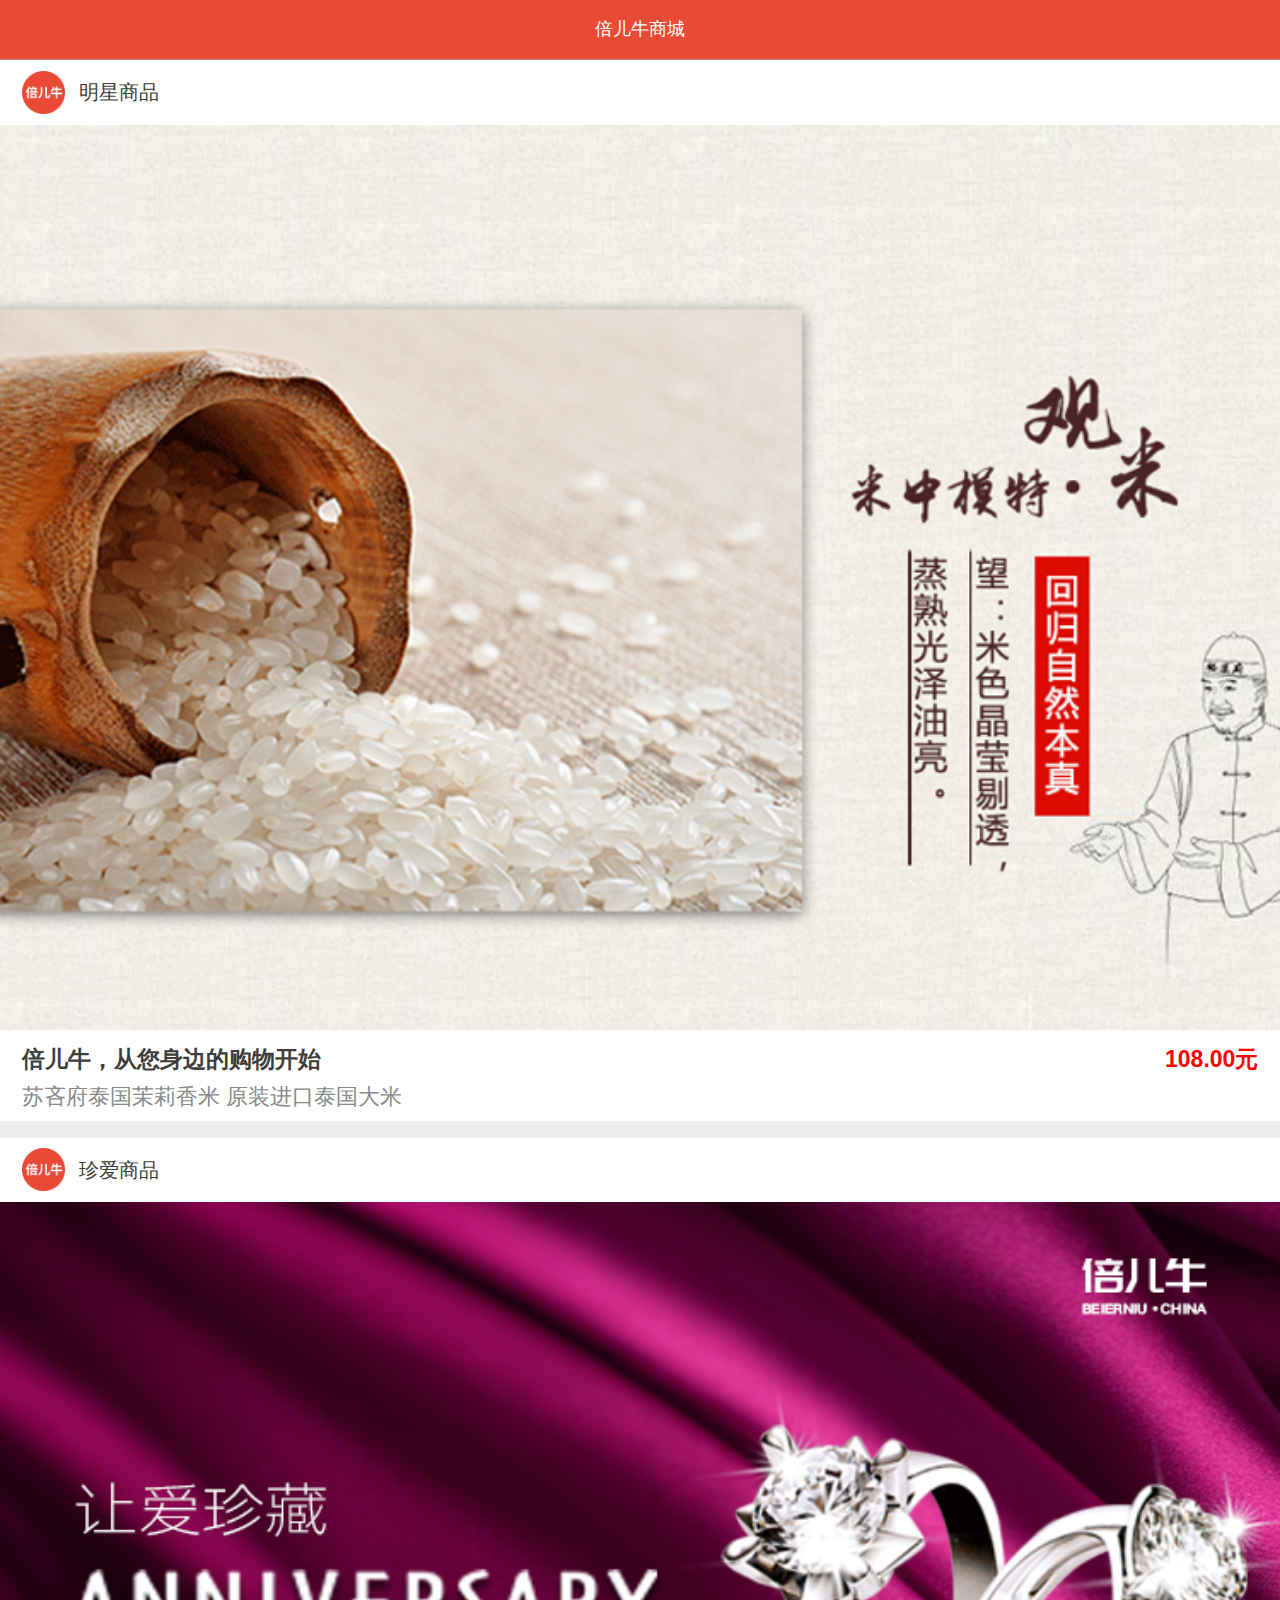
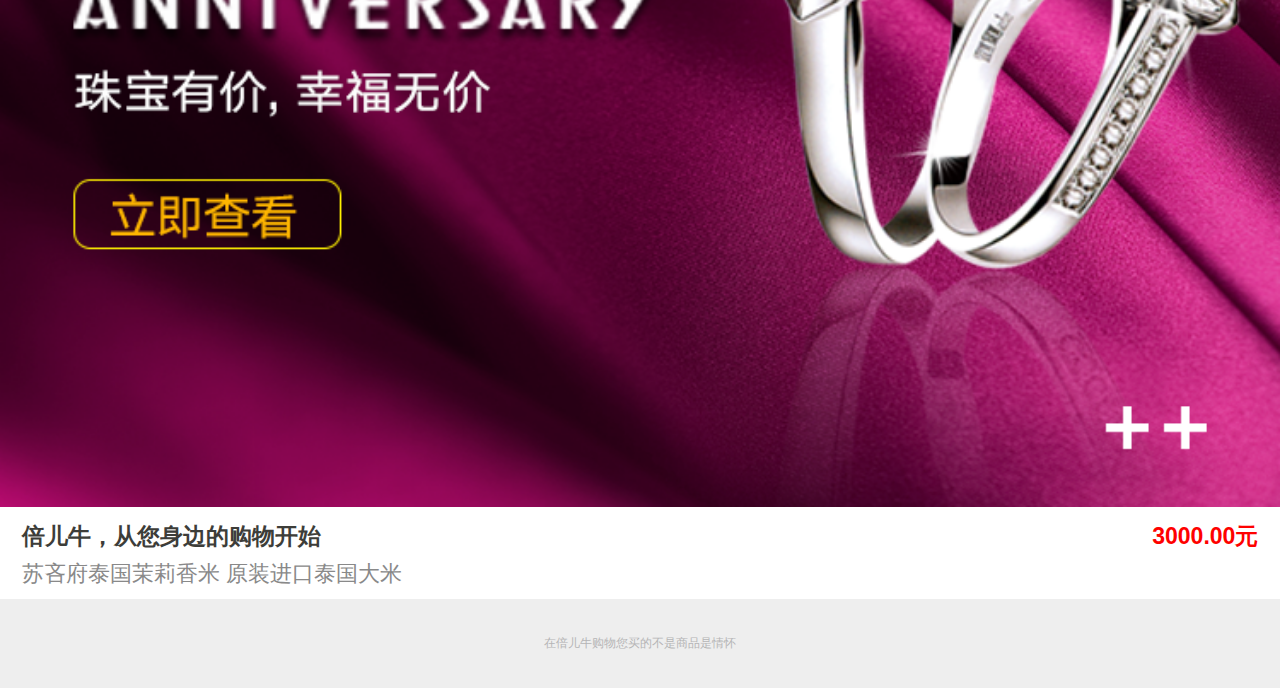
<file: goods_list.html>
<!DOCTYPE html>
<html lang="en">
<head>
	<meta charset="UTF-8"/>
	<title>倍儿牛商城</title>
    <meta name="description" content=""/>
    <meta name="keywords" content=""/>
    <meta name="apple-mobile-web-app-capable" content="yes"/>
    <meta name="format-detection" content="telephone=no" />
    <meta name="viewport" content="width=device-width,initial-scale=1,maximum-scale=1,minimum-scale=1,user-scalable=no">
    <link rel="stylesheet" type="text/css" href="./css/m.reset.css">
    <link rel="stylesheet" type="text/css" href="./css/m.icomoom.css">
    <link rel="stylesheet" type="text/css" href="./css/swiper.min.css">
    <link rel="stylesheet" type="text/css" href="./css/m.common.css">
    <link rel="stylesheet" type="text/css" href="./css/m.details.css">
    <link rel="stylesheet" type="text/css" href="./css/LArea.css">
    <script type="text/javascript">
        !function(N,M){function L(){var a=I.getBoundingClientRect().width;a/F>540&&(a=540*F);var d=a/10;I.style.fontSize=d+"px",D.rem=N.rem=d}var K,J=N.document,I=J.documentElement,H=J.querySelector('meta[name="viewport"]'),G=J.querySelector('meta[name="flexible"]'),F=0,E=0,D=M.flexible||(M.flexible={});if(H){console.warn("将根据已有的meta标签来设置缩放比例");var C=H.getAttribute("content").match(/initial\-scale=([\d\.]+)/);C&&(E=parseFloat(C[1]),F=parseInt(1/E))}else{if(G){var B=G.getAttribute("content");if(B){var A=B.match(/initial\-dpr=([\d\.]+)/),z=B.match(/maximum\-dpr=([\d\.]+)/);A&&(F=parseFloat(A[1]),E=parseFloat((1/F).toFixed(2))),z&&(F=parseFloat(z[1]),E=parseFloat((1/F).toFixed(2)))}}}if(!F&&!E){var y=N.navigator.userAgent,x=(!!y.match(/android/gi),!!y.match(/iphone/gi)),w=x&&!!y.match(/OS 9_3/),v=N.devicePixelRatio;F=x&&!w?v>=3&&(!F||F>=3)?3:v>=2&&(!F||F>=2)?2:1:1,E=1/F}if(I.setAttribute("data-dpr",F),!H){if(H=J.createElement("meta"),H.setAttribute("name","viewport"),H.setAttribute("content","initial-scale="+E+", maximum-scale="+E+", minimum-scale="+E+", user-scalable=no"),I.firstElementChild){I.firstElementChild.appendChild(H)}else{var u=J.createElement("div");u.appendChild(H),J.write(u.innerHTML)}}N.addEventListener("resize",function(){clearTimeout(K),K=setTimeout(L,300)},!1),N.addEventListener("pageshow",function(b){b.persisted&&(clearTimeout(K),K=setTimeout(L,300))},!1),"complete"===J.readyState?J.body.style.fontSize=12*F+"px":J.addEventListener("DOMContentLoaded",function(){J.body.style.fontSize=12*F+"px"},!1),L(),D.dpr=N.dpr=F,D.refreshRem=L,D.rem2px=function(d){var c=parseFloat(d)*this.rem;return"string"==typeof d&&d.match(/rem$/)&&(c+="px"),c},D.px2rem=function(d){var c=parseFloat(d)/this.rem;return"string"==typeof d&&d.match(/px$/)&&(c+="rem"),c}}(window,window.lib||(window.lib={}));
    </script>
    <script type="text/javascript" src="./js/zepto.min.js"></script>
    <script type="text/javascript" src="./js/swiper.jquery.min.js"></script>
    <script type="text/javascript" src="./js/LAreaData1.js"></script>
    <script type="text/javascript" src="./js/LArea.js"></script>
    <script type="text/javascript" src="./js/m.runing.js"></script>
    <script type="text/javascript" src="./js/m.touch.js"></script>
</head>
<body>
    <header class="common_head">
        <div class="head_content">
           倍儿牛商城
        </div>
    </header>
    <section class="goods_list">
        <div class="goods_list_item">
            <div class="goods_list_item_kind">
                <div class="icon"></div>
                <P>明星商品</P>
            </div>
            <a href="" class="goods_list_item_link">
                <div class="goods_img_box">
                    <img src="./images/test/goods_list_item_1.png" alt="">
                </div>
                <div class="goods_list_desc">
                    <div class="goods_list_desc_t">
                        <p class="goods_list_logn">倍儿牛，从您身边的购物开始</p>
                        <p class="goods_list_price">108.00元</p>
                    </div>
                    <div class="goods_list_tit">
                        苏吝府泰国茉莉香米 原装进口泰国大米
                    </div>
                </div>
            </a>
        </div>
        <div class="goods_list_item">
            <div class="goods_list_item_kind">
                <div class="icon"></div>
                <P>珍爱商品</P>
            </div>
            <a href="" class="goods_list_item_link">
                <div class="goods_img_box">
                    <img src="./images/test/goods_list_item_2.png" alt="">
                </div>
                <div class="goods_list_desc">
                    <div class="goods_list_desc_t">
                        <p class="goods_list_logn">倍儿牛，从您身边的购物开始</p>
                        <p class="goods_list_price">3000.00元</p>
                    </div>
                    <div class="goods_list_tit">
                        苏吝府泰国茉莉香米 原装进口泰国大米
                    </div>
                </div>
            </a>
        </div>
    </section>
    <section class="goods_list_slogn">
        <p>在倍儿牛购物您买的不是商品是情怀</p>
    </section>
</body>
</html>
</file>
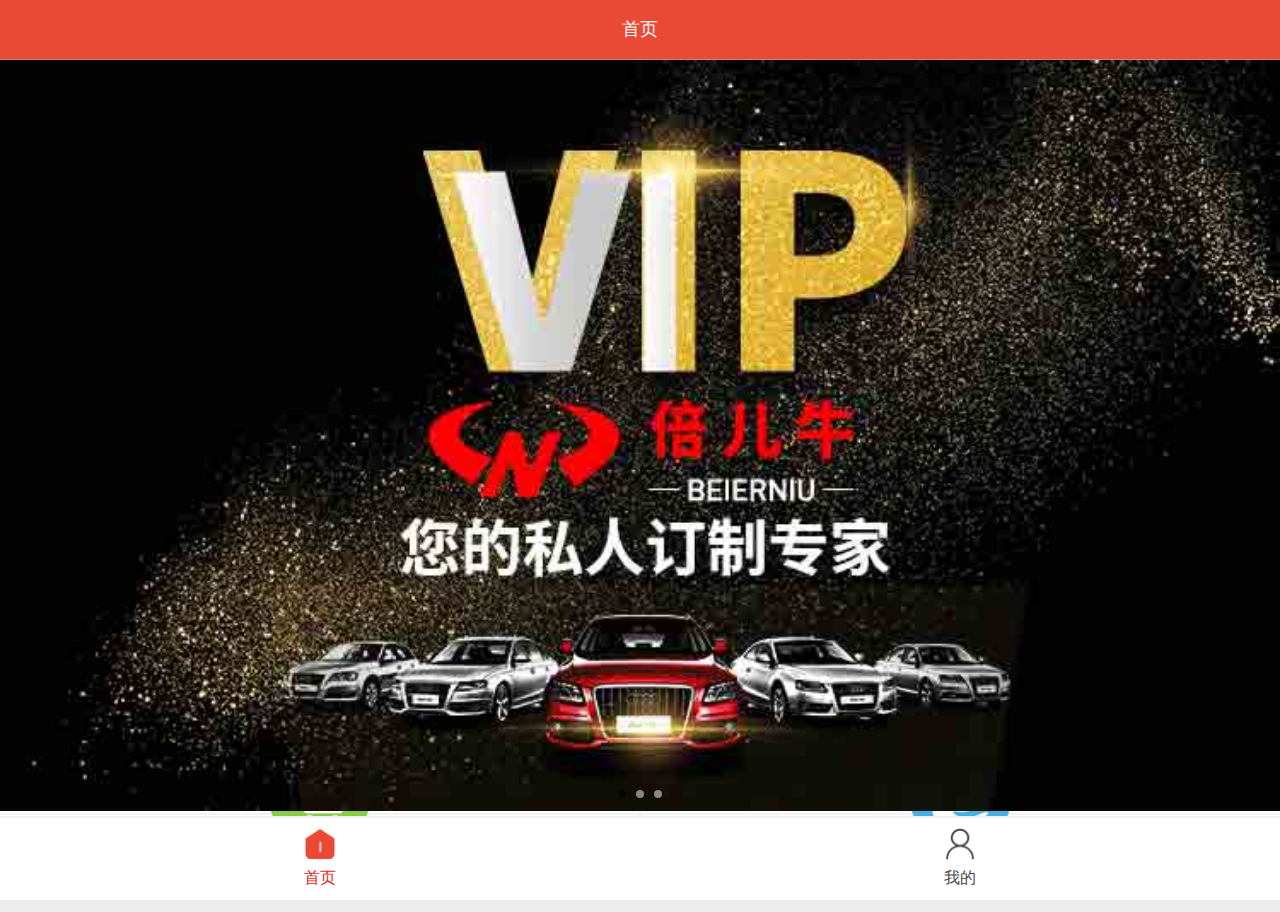
<file: m.home.html>
<!DOCTYPE html>
<html lang="en">
<head>
	<meta charset="UTF-8"/>
	<title>倍儿牛商城</title>
    <meta name="description" content=""/>
    <meta name="keywords" content=""/>
    <meta name="apple-mobile-web-app-capable" content="yes"/>
    <meta name="format-detection" content="telephone=no" />
    <meta name="viewport" content="width=device-width,initial-scale=1,maximum-scale=1,minimum-scale=1,user-scalable=0">
    <link rel="stylesheet" type="text/css" href="./css/m.reset.css">
    <link rel="stylesheet" type="text/css" href="./css/m.icomoom.css">
    <link rel="stylesheet" type="text/css" href="./css/swiper.min.css">
    <link rel="stylesheet" type="text/css" href="./css/m.common.css">
    <link rel="stylesheet" type="text/css" href="./css/m.details.css">
    <link rel="stylesheet" type="text/css" href="./css/inoin_shop.css">
    <link rel="stylesheet" type="text/css" href="./css/LArea.css">
    <script type="text/javascript">
        !function(N,M){function L(){var a=I.getBoundingClientRect().width;a/F>540&&(a=540*F);var d=a/10;I.style.fontSize=d+"px",D.rem=N.rem=d}var K,J=N.document,I=J.documentElement,H=J.querySelector('meta[name="viewport"]'),G=J.querySelector('meta[name="flexible"]'),F=0,E=0,D=M.flexible||(M.flexible={});if(H){console.warn("将根据已有的meta标签来设置缩放比例");var C=H.getAttribute("content").match(/initial\-scale=([\d\.]+)/);C&&(E=parseFloat(C[1]),F=parseInt(1/E))}else{if(G){var B=G.getAttribute("content");if(B){var A=B.match(/initial\-dpr=([\d\.]+)/),z=B.match(/maximum\-dpr=([\d\.]+)/);A&&(F=parseFloat(A[1]),E=parseFloat((1/F).toFixed(2))),z&&(F=parseFloat(z[1]),E=parseFloat((1/F).toFixed(2)))}}}if(!F&&!E){var y=N.navigator.userAgent,x=(!!y.match(/android/gi),!!y.match(/iphone/gi)),w=x&&!!y.match(/OS 9_3/),v=N.devicePixelRatio;F=x&&!w?v>=3&&(!F||F>=3)?3:v>=2&&(!F||F>=2)?2:1:1,E=1/F}if(I.setAttribute("data-dpr",F),!H){if(H=J.createElement("meta"),H.setAttribute("name","viewport"),H.setAttribute("content","initial-scale="+E+", maximum-scale="+E+", minimum-scale="+E+", user-scalable=no"),I.firstElementChild){I.firstElementChild.appendChild(H)}else{var u=J.createElement("div");u.appendChild(H),J.write(u.innerHTML)}}N.addEventListener("resize",function(){clearTimeout(K),K=setTimeout(L,300)},!1),N.addEventListener("pageshow",function(b){b.persisted&&(clearTimeout(K),K=setTimeout(L,300))},!1),"complete"===J.readyState?J.body.style.fontSize=12*F+"px":J.addEventListener("DOMContentLoaded",function(){J.body.style.fontSize=12*F+"px"},!1),L(),D.dpr=N.dpr=F,D.refreshRem=L,D.rem2px=function(d){var c=parseFloat(d)*this.rem;return"string"==typeof d&&d.match(/rem$/)&&(c+="px"),c},D.px2rem=function(d){var c=parseFloat(d)/this.rem;return"string"==typeof d&&d.match(/px$/)&&(c+="rem"),c}}(window,window.lib||(window.lib={}));
    </script>
    <script type="text/javascript" src="./js/zepto.min.js"></script>
    <script type="text/javascript" src="./js/swiper.jquery.min.js"></script>
    <script type="text/javascript" src="./js/m.runing.js"></script>
    <script type="text/javascript" src="./js/m.touch.js"></script>
</head>
<body>
    <!-- 商品详情头部 -->
    <header class="common_head part_hidde">
        <div class="head_content">
            首页
        </div>
    </header>
    <section class="home_slide_con">
        <div class="home_slide swiper-home-slide">
            <ul class="swiper-wrapper">
                <li class="swiper-slide">
                    <img src="./images/banner/private.jpg" alt="">
                </li>
                <li class="swiper-slide">
                    <img src="./images/banner/new_car.jpg" alt="">
                </li>
                <li class="swiper-slide">
                    <img src="./images/banner/finance .jpg" alt="">
                </li>
            </ul>
            <div class="home_slide_control swiper-pagination swiper-pagination-bullets"></div>
        </div>
    </section>
		<section class="home_four_moudle">
				<ul class="home_four_moudle_list clearfix">
					<li class="home_four_moudle_item home_four_moudle_item_one fl box_s">
						<a href="">
								<img src="./images/icon/icon_used_car.png" alt="">
								<p>二手车买卖</p>
						</a>
					</li>
					<li class="home_four_moudle_item home_four_moudle_item_two fl box_s">
						<a href="">
								<img src="./images/icon/icon_newcar.png" alt="">
								<p>购买新车</p>
						</a>
					</li>
					<li class="home_four_moudle_item home_four_moudle_item_three fl box_s">
						<a href="">
								<img src="./images/icon/icon_shopping.png" alt="">
								<p>购物</p>
						</a>
					</li>
					<li class="home_four_moudle_item home_four_moudle_item_four fl box_s">
						<a href="">
								<img src="./images/icon/icon_financial.png" alt="">
								<p>倍儿牛金服</p>
						</a>
					</li>
				</ul>
		</section>
		<section class="home_foot_btn">
				<ul class="home_foot_btn_list clearfix">
					<li class="home_foot_btn_item home_foot_btn_left current fl">
							<a href="">
								<div class="icon"></div>
								<p>首页</p>
							</a>
					</li>
					<li class="home_foot_btn_item home_foot_btn_right fl">
							<a href="">
								<div class="icon"></div>
								<p>我的</p>
							</a>
					</li>
				</ul>
		</section>
</body>
</html>
</file>
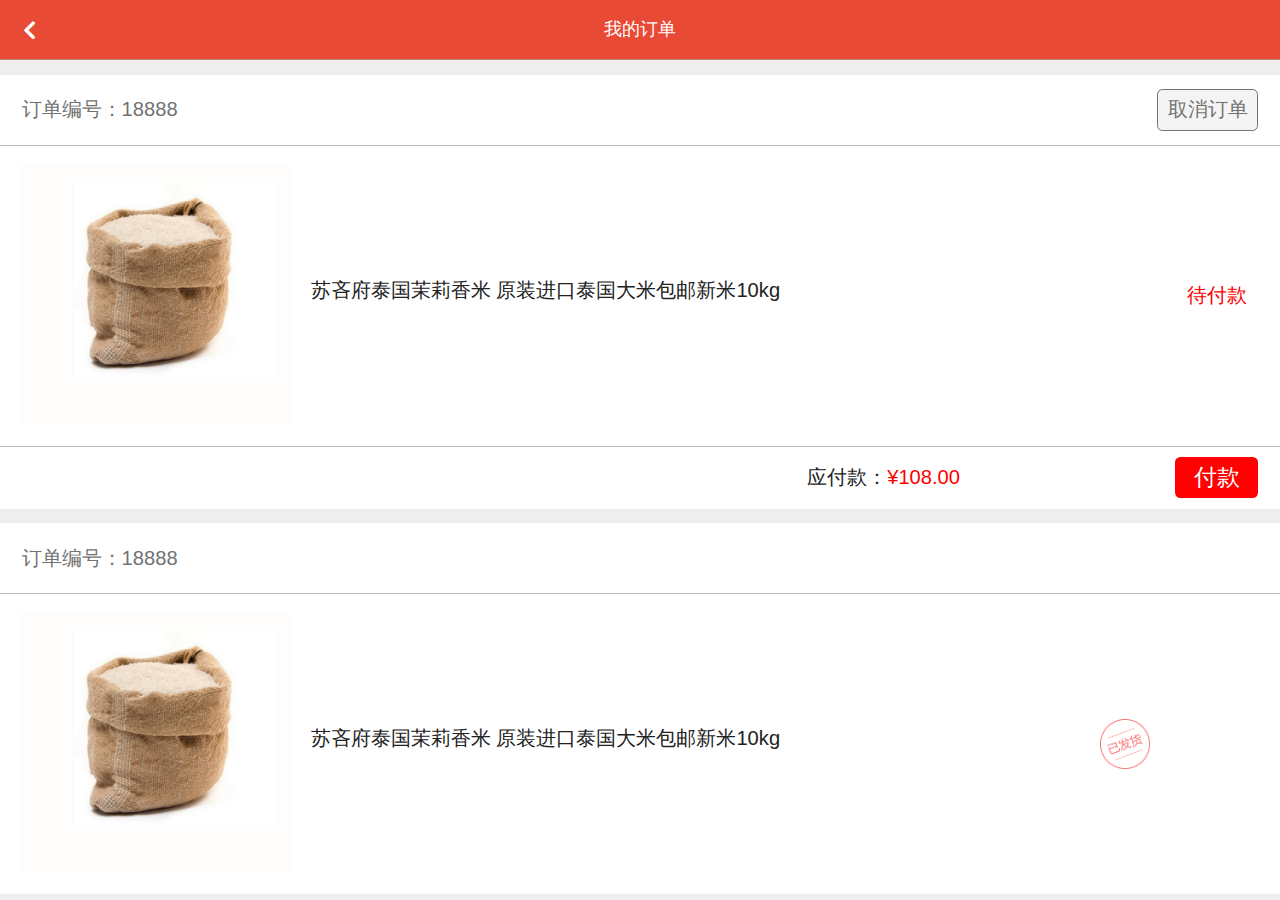
<file: my_order.html>
<!DOCTYPE html>
<html lang="en">
<head>
	<meta charset="UTF-8"/>
	<title>倍儿牛商城</title>
    <meta name="description" content=""/>
    <meta name="keywords" content=""/>
    <meta name="apple-mobile-web-app-capable" content="yes"/>
    <meta name="format-detection" content="telephone=no" />
    <meta name="viewport" content="width=device-width,initial-scale=1,maximum-scale=1,minimum-scale=1,user-scalable=no">
    <link rel="stylesheet" type="text/css" href="./css/m.reset.css">
    <link rel="stylesheet" type="text/css" href="./css/m.icomoom.css">
    <link rel="stylesheet" type="text/css" href="./css/swiper.min.css">
    <link rel="stylesheet" type="text/css" href="./css/m.common.css">
    <link rel="stylesheet" type="text/css" href="./css/m.details.css">
    <link rel="stylesheet" type="text/css" href="./css/LArea.css">
    <script type="text/javascript">
        !function(N,M){function L(){var a=I.getBoundingClientRect().width;a/F>540&&(a=540*F);var d=a/10;I.style.fontSize=d+"px",D.rem=N.rem=d}var K,J=N.document,I=J.documentElement,H=J.querySelector('meta[name="viewport"]'),G=J.querySelector('meta[name="flexible"]'),F=0,E=0,D=M.flexible||(M.flexible={});if(H){console.warn("将根据已有的meta标签来设置缩放比例");var C=H.getAttribute("content").match(/initial\-scale=([\d\.]+)/);C&&(E=parseFloat(C[1]),F=parseInt(1/E))}else{if(G){var B=G.getAttribute("content");if(B){var A=B.match(/initial\-dpr=([\d\.]+)/),z=B.match(/maximum\-dpr=([\d\.]+)/);A&&(F=parseFloat(A[1]),E=parseFloat((1/F).toFixed(2))),z&&(F=parseFloat(z[1]),E=parseFloat((1/F).toFixed(2)))}}}if(!F&&!E){var y=N.navigator.userAgent,x=(!!y.match(/android/gi),!!y.match(/iphone/gi)),w=x&&!!y.match(/OS 9_3/),v=N.devicePixelRatio;F=x&&!w?v>=3&&(!F||F>=3)?3:v>=2&&(!F||F>=2)?2:1:1,E=1/F}if(I.setAttribute("data-dpr",F),!H){if(H=J.createElement("meta"),H.setAttribute("name","viewport"),H.setAttribute("content","initial-scale="+E+", maximum-scale="+E+", minimum-scale="+E+", user-scalable=no"),I.firstElementChild){I.firstElementChild.appendChild(H)}else{var u=J.createElement("div");u.appendChild(H),J.write(u.innerHTML)}}N.addEventListener("resize",function(){clearTimeout(K),K=setTimeout(L,300)},!1),N.addEventListener("pageshow",function(b){b.persisted&&(clearTimeout(K),K=setTimeout(L,300))},!1),"complete"===J.readyState?J.body.style.fontSize=12*F+"px":J.addEventListener("DOMContentLoaded",function(){J.body.style.fontSize=12*F+"px"},!1),L(),D.dpr=N.dpr=F,D.refreshRem=L,D.rem2px=function(d){var c=parseFloat(d)*this.rem;return"string"==typeof d&&d.match(/rem$/)&&(c+="px"),c},D.px2rem=function(d){var c=parseFloat(d)/this.rem;return"string"==typeof d&&d.match(/px$/)&&(c+="rem"),c}}(window,window.lib||(window.lib={}));
    </script>
    <script type="text/javascript" src="./js/zepto.min.js"></script>
    <script type="text/javascript" src="./js/swiper.jquery.min.js"></script>
    <script type="text/javascript" src="./js/m.runing.js"></script>
    <script type="text/javascript" src="./js/m.touch.js"></script>
</head>
<body>
    <!-- 头部返回 -->
    <header class="common_head">
        <a href="javascript:history.go(-1);" class="head_return link_referrer icon-angle-left"></a>
        <div class="head_content">
            我的订单
        </div>
    </header>
    <section class="my_order">
        <ul class="my_order_list">
            <li class="my_order_item">
                <div class="my_order_nub">
                   <p>订单编号：<span>18888</span></p>
                   <button class="cancel_order">取消订单</button> 
                </div>
                <div class="_order_inform my_order_inform">
                    <div class="goods_s_img">
                        <img src="./images/test/details_slide_1.png" alt="">
                    </div>
                    <div class="goods_desc">
                        <h3>苏吝府泰国茉莉香米 原装进口泰国大米包邮新米10kg</h3>
                    </div> 
                    <div class="loading_pay box_s">
                        待付款
                    </div>  
                </div>
                <div class="loading_pay_func">
                    <p>应付款：<span>¥108.00</span></p>
                    <a href="">付款</a>
                </div>
            </li>
            <li class="my_order_item">
                <div class="my_order_nub">
                   <p>订单编号：<span>18888</span></p>
                </div>
                <div class="_order_inform my_order_inform">
                    <div class="goods_s_img">
                        <img src="./images/test/details_slide_1.png" alt="">
                    </div>
                    <div class="goods_desc">
                        <h3>苏吝府泰国茉莉香米 原装进口泰国大米包邮新米10kg</h3>
                    </div> 
                    <div class="already_pay box_s">
                        <img src="./images/icon/already_pay.png" alt="">
                    </div>  
                </div>
            </li>
        </ul>
    </section>
    <div class="tip_mask"></div>
    <div class="tip_box ">
        <div class="tip_box_img">
            <img src="./images/icon/tip_box_img.png" alt="">
        </div>
        <p class="tip_box_txt">确定取消购物订单？</p>
        <a href="" class="tip_box_btn box_s">确定</a>
        <a href="javascript:;" class="tip_box_btn return box_s">取消</a>
    </div>
</body>
</html>
</file>
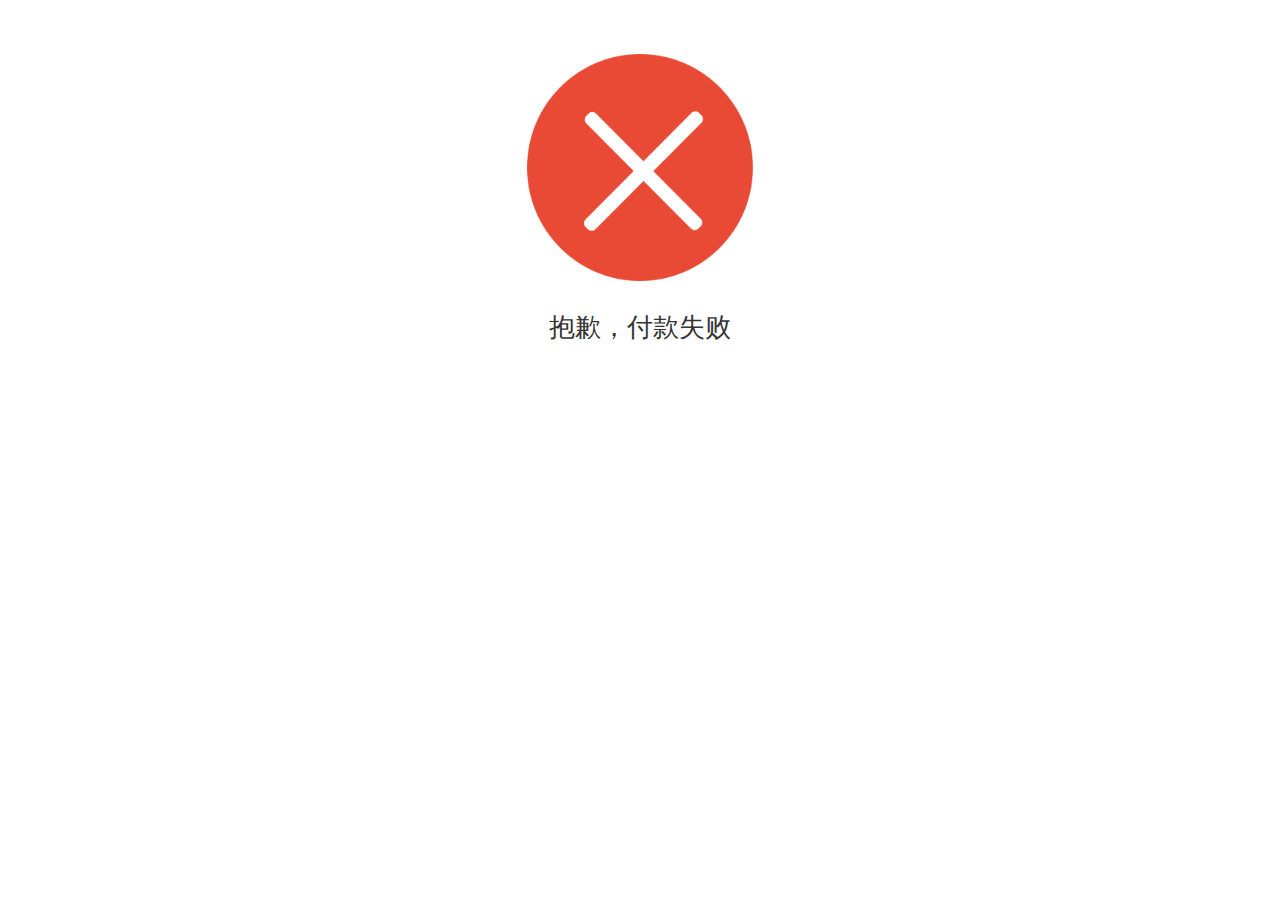
<file: pay_fail.html>
<!DOCTYPE html>
<html lang="en">
<head>
	<meta charset="UTF-8"/>
	<title>倍儿牛商城</title>
    <meta name="description" content=""/>
    <meta name="keywords" content=""/>
    <meta name="apple-mobile-web-app-capable" content="yes"/>
    <meta name="format-detection" content="telephone=no" />
    <meta name="viewport" content="width=device-width,initial-scale=1,maximum-scale=1,minimum-scale=1,user-scalable=no">
   <style> 
        /*css reset*/
        html{color:#000;background:#fff;overflow-y:scroll;-webkit-text-size-adjust:100%;-ms-text-size-adjust:100%}
        html *{outline:0;-webkit-text-size-adjust:none;-webkit-tap-highlight-color:rgba(0,0,0,0)}
        html,body{font-family:sans-serif; -webkit-tap-highlight-color: transparent;
            -webkit-font-smoothing: antialiased; }
        body,div,dl,dt,dd,ul,ol,li,h1,h2,h3,h4,h5,h6,pre,code,form,fieldset,legend,input,textarea,
        p,blockquote,tbody,tr,th,td,a,b,em,i,strong,html,article,aside, details, figcaption, figure, 
        footer, header, menu, nav, section, select, option{margin:0;padding:0;}  /*内外边距为0*/
        table{border-collapse:collapse; border-spacing:0;} /*表格合并边框*/
        fieldset,img{border:0;}   /*将分组后的form元素边框，图片边框设置为无*/
        address,caption,cite,code,dfn,em,th,var,i{font-style:normal; font-weight:normal;}
        h1,h2,h3,h4,h5,h6 { font-weight: normal; }
        th { font-weight: bold; }
        button { border: 0; outline: 0; }
        ol,ul{list-style:none;}
        q:before,q:after{content:'';}
        abbr,acronym{border:0; font-variant:normal;}/*不设置小型大写字母*/
        sup{vertical-align:text-top;}
        sub{vertical-align:text-bottom;}
        input,textarea,select,a{font-family:inherit;font-size:inherit;font-weight:inherit;}
        :focus{outline:0;}/*获取焦点时外边框为0*/
        a{text-decoration:none;outline:none;}
        textarea{resize:none;}
        input[type=number],input[type=button]{-webkit-appearance:none}/*防止按钮在苹果手机上变色*/
         input[type=text],input[type=tel],input[type=number],input[type=email],input[type=file]{
         outline: none;
         }
        /*box-sizing*/
        .box_s{ box-sizing:border-box; -webkit-box-sizing:border-box; -moz-box-sizing:border-box; }
        /*word-break*/
        .wbn{word-break:keep-all;white-space:nowrap;}
        .wby{word-break:break-all;word-wrap:break-word;white-space:normal;}
        /*fix*/
        .clearfix:before, .clearfix:after{ display: table; content: ""; }
        .clearfix:after { clear: both; }
        .clearfix{ zoom: 1; }
        /* 禁用iPhone中Safari的字号自动调整 */
        html {-webkit-text-size-adjust: none;}
        /* 设置HTML5元素为块 */
        article,aside, details, figcaption, figure, footer, header, menu, nav, section { display:block; }
        /*reset end*/
   </style>
   <style>
        /*支付成功*/
        section.pay_seccess, section.pay_fail { position: absolute; top: 0; bottom: 0;
         left: 0; right: 0; padding-top: 1rem;
         background-color: #fff; }
        div.pay_seccess_icon>img { 
            display: block; width: 4.5rem; height: 5.2rem; 
            margin: 0 auto;
        }
        div.pay_fail_icon>img { 
            display: block; width: 4.2rem; height: 4.2rem; 
            margin: 0 auto;
        }
        p.pay_seccess_txt { margin-top: 0.5333rem; text-align: center;
          font-size: 0.48rem; color: #333; } 
   </style>
    <script type="text/javascript">
        !function(N,M){function L(){var a=I.getBoundingClientRect().width;a/F>540&&(a=540*F);var d=a/10;I.style.fontSize=d+"px",D.rem=N.rem=d}var K,J=N.document,I=J.documentElement,H=J.querySelector('meta[name="viewport"]'),G=J.querySelector('meta[name="flexible"]'),F=0,E=0,D=M.flexible||(M.flexible={});if(H){console.warn("将根据已有的meta标签来设置缩放比例");var C=H.getAttribute("content").match(/initial\-scale=([\d\.]+)/);C&&(E=parseFloat(C[1]),F=parseInt(1/E))}else{if(G){var B=G.getAttribute("content");if(B){var A=B.match(/initial\-dpr=([\d\.]+)/),z=B.match(/maximum\-dpr=([\d\.]+)/);A&&(F=parseFloat(A[1]),E=parseFloat((1/F).toFixed(2))),z&&(F=parseFloat(z[1]),E=parseFloat((1/F).toFixed(2)))}}}if(!F&&!E){var y=N.navigator.userAgent,x=(!!y.match(/android/gi),!!y.match(/iphone/gi)),w=x&&!!y.match(/OS 9_3/),v=N.devicePixelRatio;F=x&&!w?v>=3&&(!F||F>=3)?3:v>=2&&(!F||F>=2)?2:1:1,E=1/F}if(I.setAttribute("data-dpr",F),!H){if(H=J.createElement("meta"),H.setAttribute("name","viewport"),H.setAttribute("content","initial-scale="+E+", maximum-scale="+E+", minimum-scale="+E+", user-scalable=no"),I.firstElementChild){I.firstElementChild.appendChild(H)}else{var u=J.createElement("div");u.appendChild(H),J.write(u.innerHTML)}}N.addEventListener("resize",function(){clearTimeout(K),K=setTimeout(L,300)},!1),N.addEventListener("pageshow",function(b){b.persisted&&(clearTimeout(K),K=setTimeout(L,300))},!1),"complete"===J.readyState?J.body.style.fontSize=12*F+"px":J.addEventListener("DOMContentLoaded",function(){J.body.style.fontSize=12*F+"px"},!1),L(),D.dpr=N.dpr=F,D.refreshRem=L,D.rem2px=function(d){var c=parseFloat(d)*this.rem;return"string"==typeof d&&d.match(/rem$/)&&(c+="px"),c},D.px2rem=function(d){var c=parseFloat(d)/this.rem;return"string"==typeof d&&d.match(/px$/)&&(c+="rem"),c}}(window,window.lib||(window.lib={}));
    </script>
</head>
<body>
    <section class="pay_fail">
        <div class="pay_fail_icon">
            <img src="./images/icon/pay_x.png" alt="">
        </div>
        <p class="pay_seccess_txt">抱歉，付款失败</p>
    </section>
</body>
</html>
</file>
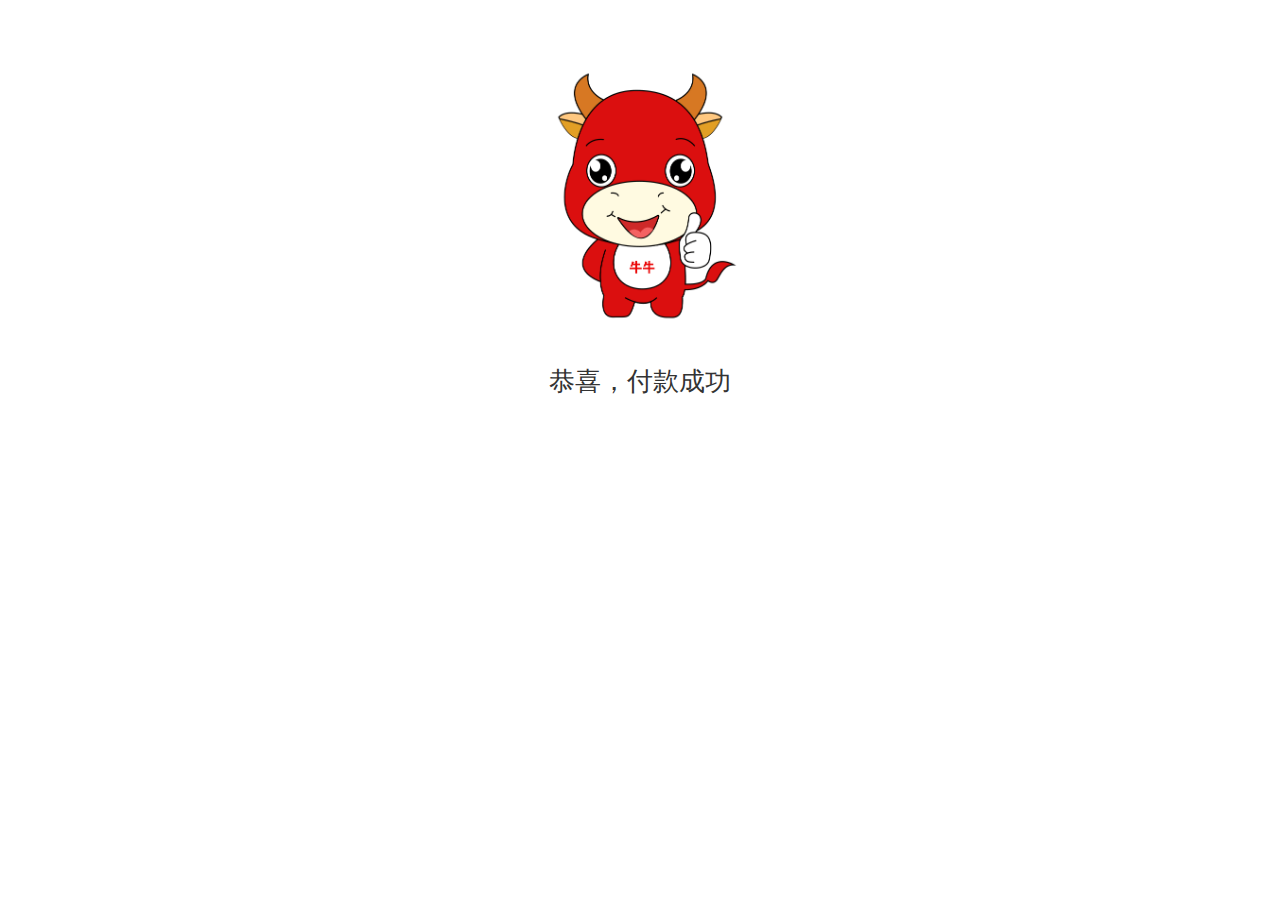
<file: pay_success.html>
<!DOCTYPE html>
<html lang="en">
<head>
	<meta charset="UTF-8"/>
	<title>倍儿牛商城</title>
    <meta name="description" content=""/>
    <meta name="keywords" content=""/>
    <meta name="apple-mobile-web-app-capable" content="yes"/>
    <meta name="format-detection" content="telephone=no" />
    <meta name="viewport" content="width=device-width,initial-scale=1,maximum-scale=1,minimum-scale=1,user-scalable=no">
   <style> 
        /*css reset*/
        html{color:#000;background:#fff;overflow-y:scroll;-webkit-text-size-adjust:100%;-ms-text-size-adjust:100%}
        html *{outline:0;-webkit-text-size-adjust:none;-webkit-tap-highlight-color:rgba(0,0,0,0)}
        html,body{font-family:sans-serif; -webkit-tap-highlight-color: transparent;
            -webkit-font-smoothing: antialiased; }
        body,div,dl,dt,dd,ul,ol,li,h1,h2,h3,h4,h5,h6,pre,code,form,fieldset,legend,input,textarea,
        p,blockquote,tbody,tr,th,td,a,b,em,i,strong,html,article,aside, details, figcaption, figure, 
        footer, header, menu, nav, section, select, option{margin:0;padding:0;}  /*内外边距为0*/
        table{border-collapse:collapse; border-spacing:0;} /*表格合并边框*/
        fieldset,img{border:0;}   /*将分组后的form元素边框，图片边框设置为无*/
        address,caption,cite,code,dfn,em,th,var,i{font-style:normal; font-weight:normal;}
        h1,h2,h3,h4,h5,h6 { font-weight: normal; }
        th { font-weight: bold; }
        button { border: 0; outline: 0; }
        ol,ul{list-style:none;}
        q:before,q:after{content:'';}
        abbr,acronym{border:0; font-variant:normal;}/*不设置小型大写字母*/
        sup{vertical-align:text-top;}
        sub{vertical-align:text-bottom;}
        input,textarea,select,a{font-family:inherit;font-size:inherit;font-weight:inherit;}
        :focus{outline:0;}/*获取焦点时外边框为0*/
        a{text-decoration:none;outline:none;}
        textarea{resize:none;}
        input[type=number],input[type=button]{-webkit-appearance:none}/*防止按钮在苹果手机上变色*/
         input[type=text],input[type=tel],input[type=number],input[type=email],input[type=file]{
         outline: none;
         }
        /*box-sizing*/
        .box_s{ box-sizing:border-box; -webkit-box-sizing:border-box; -moz-box-sizing:border-box; }
        /*word-break*/
        .wbn{word-break:keep-all;white-space:nowrap;}
        .wby{word-break:break-all;word-wrap:break-word;white-space:normal;}
        /*fix*/
        .clearfix:before, .clearfix:after{ display: table; content: ""; }
        .clearfix:after { clear: both; }
        .clearfix{ zoom: 1; }
        /* 禁用iPhone中Safari的字号自动调整 */
        html {-webkit-text-size-adjust: none;}
        /* 设置HTML5元素为块 */
        article,aside, details, figcaption, figure, footer, header, menu, nav, section { display:block; }
        /*reset end*/
   </style>
   <style>
        /*支付成功*/
        section.pay_seccess, section.pay_fail { position: absolute; top: 0; bottom: 0;
         left: 0; right: 0; padding-top: 1rem;
         background-color: #fff; }
        div.pay_seccess_icon>img { 
            display: block; width: 4.5rem; height: 5.2rem; 
            margin: 0 auto;
        }
        div.pay_fail_icon>img { 
            display: block; width: 4.5rem; height: 4.5rem; 
            margin: 0 auto;
        }
        p.pay_seccess_txt { margin-top: 0.5333rem; text-align: center;
          font-size: 0.48rem; color: #333; } 
   </style>
    <script type="text/javascript">
        !function(N,M){function L(){var a=I.getBoundingClientRect().width;a/F>540&&(a=540*F);var d=a/10;I.style.fontSize=d+"px",D.rem=N.rem=d}var K,J=N.document,I=J.documentElement,H=J.querySelector('meta[name="viewport"]'),G=J.querySelector('meta[name="flexible"]'),F=0,E=0,D=M.flexible||(M.flexible={});if(H){console.warn("将根据已有的meta标签来设置缩放比例");var C=H.getAttribute("content").match(/initial\-scale=([\d\.]+)/);C&&(E=parseFloat(C[1]),F=parseInt(1/E))}else{if(G){var B=G.getAttribute("content");if(B){var A=B.match(/initial\-dpr=([\d\.]+)/),z=B.match(/maximum\-dpr=([\d\.]+)/);A&&(F=parseFloat(A[1]),E=parseFloat((1/F).toFixed(2))),z&&(F=parseFloat(z[1]),E=parseFloat((1/F).toFixed(2)))}}}if(!F&&!E){var y=N.navigator.userAgent,x=(!!y.match(/android/gi),!!y.match(/iphone/gi)),w=x&&!!y.match(/OS 9_3/),v=N.devicePixelRatio;F=x&&!w?v>=3&&(!F||F>=3)?3:v>=2&&(!F||F>=2)?2:1:1,E=1/F}if(I.setAttribute("data-dpr",F),!H){if(H=J.createElement("meta"),H.setAttribute("name","viewport"),H.setAttribute("content","initial-scale="+E+", maximum-scale="+E+", minimum-scale="+E+", user-scalable=no"),I.firstElementChild){I.firstElementChild.appendChild(H)}else{var u=J.createElement("div");u.appendChild(H),J.write(u.innerHTML)}}N.addEventListener("resize",function(){clearTimeout(K),K=setTimeout(L,300)},!1),N.addEventListener("pageshow",function(b){b.persisted&&(clearTimeout(K),K=setTimeout(L,300))},!1),"complete"===J.readyState?J.body.style.fontSize=12*F+"px":J.addEventListener("DOMContentLoaded",function(){J.body.style.fontSize=12*F+"px"},!1),L(),D.dpr=N.dpr=F,D.refreshRem=L,D.rem2px=function(d){var c=parseFloat(d)*this.rem;return"string"==typeof d&&d.match(/rem$/)&&(c+="px"),c},D.px2rem=function(d){var c=parseFloat(d)/this.rem;return"string"==typeof d&&d.match(/px$/)&&(c+="rem"),c}}(window,window.lib||(window.lib={}));
    </script>
</head>
<body>
    <section class="pay_seccess">
        <div class="pay_seccess_icon">
            <img src="./images/icon/pay_nn.png" alt="">
        </div>
        <p class="pay_seccess_txt">恭喜，付款成功</p>
    </section>
</body>
</html>
</file>
<file: css/m.icomoom.css>
@font-face {
  font-family: 'icomoon';
  src:  url('fonts/icomoon.eot?j97goc');
  src:  url('fonts/icomoon.eot?j97goc#iefix') format('embedded-opentype'),
    url('fonts/icomoon.ttf?j97goc') format('truetype'),
    url('fonts/icomoon.woff?j97goc') format('woff'),
    url('fonts/icomoon.svg?j97goc#icomoon') format('svg');
  font-weight: normal;
  font-style: normal;
}

[class^="icon-"], [class*=" icon-"] {
  /* use !important to prevent issues with browser extensions that change fonts */
  font-family: 'icomoon' !important;
  speak: none;
  font-style: normal;
  font-weight: normal;
  font-variant: normal;
  text-transform: none;
  line-height: 1;

  /* Better Font Rendering =========== */
  -webkit-font-smoothing: antialiased;
  -moz-osx-font-smoothing: grayscale;
}

.icon-check:before {
  content: "\e904";
}
.icon-x2:before {
  content: "\e902";
}
.icon-arrow-circle-right:before {
  content: "\f0a9";
}
.icon-angle-double-right:before {
  content: "\f101";
}
.icon-angle-left:before {
  content: "\f104";
}
.icon-angle-right:before {
  content: "\f105";
}
.icon-angle-up:before {
  content: "\f106";
}
.icon-angle-down:before {
  content: "\f107";
}
.icon-arrow-right-alt2:before {
  content: "\e901";
}
.icon-arrow-right:before {
  content: "\f03e";
}
.icon-arrow-small-right:before {
  content: "\f071";
}
.icon-arrow-up:before {
  content: "\f03d";
}
.icon-chevron-left:before {
  content: "\f0a4";
}
.icon-chevron-right:before {
  content: "\f078";
}
.icon-location:before {
  content: "\f060";
}
.icon-search2:before {
  content: "\f02e";
}
.icon-triangle-down:before {
  content: "\f05b";
}
.icon-triangle-up:before {
  content: "\f0aa";
}
.icon-x:before {
  content: "\f081";
}
.icon-phone:before {
  content: "\e942";
}
.icon-mobile:before {
  content: "\e958";
}
.icon-user:before {
  content: "\e971";
}
.icon-users:before {
  content: "\e972";
}
.icon-spinner11:before {
  content: "\e984";
}
.icon-search:before {
  content: "\e986";
}
.icon-checkmark:before {
  content: "\e903";
}
.icon-phone2:before {
  content: "\e900";
}
</file>
<file: css/m.common.css>
html, body { height: 100%; background-color: #eee; }
/*公共头部*/
.common_head { position: relative; border-bottom: 1px solid #C88585;
	 height: 1.1rem; line-height: 1.1rem; background-color: #E94A35;  }
.common_head a.head_return { position: absolute; z-index: 3;
 	height: 1.1rem; padding: 0 0.0667rem; margin-left: 0.3733rem;
 	line-height: 1.1rem; font-size: 30px; font-weight: bold; color: #fff; }
/*[data-dpr="2"] header.common_head a.head_return { font-size: 60px; }
[data-dpr="3"] header.common_head a.head_return { font-size: 90px; }*/
.common_head .head_content { position: absolute; width: 100%;
	top: 0; height: 1.1rem; text-align: center; font-size: 18px; color: #fff; }
/*[data-dpr="2"] header.common_head .head_content { font-size: 32px; }
[data-dpr="3"] header.common_head .head_content { font-size: 48px; }*/
</file>
<file: css/m.details.css>
/*商品列表*/
section.goods_list { background-color: #eee; }
div.goods_list_item_kind { display: flex; display: -webkit-flex;
	align-items: center; padding: 0.2rem 0.4rem; }
div.goods_list_item_kind>div.icon { width: 0.8rem; height: 0.8rem;
 background: url(../images/icon/icon_beierniu.png) no-repeat;
 background-size: 100%; margin-right: 0.2667rem; }
div.goods_list_item_kind>p { color: #3e3d39; font-size: 0.3733rem; }
a.goods_list_item_link { display: block;  }
div.goods_list_desc { padding: .2rem 0.4rem; }
div.goods_list_desc_t { display: flex; display: -webkit-flex;
 justify-content: space-between;
 font-weight: bold; font-size: 0.4267rem;  }
div.goods_list_tit { padding-top: 0.1333rem; color: #898989; font-size: 0.4rem; }
 p.goods_list_logn {  color: #3d3d39; }
 p.goods_list_price { color: #fe0100; }
div.goods_list_item { width: 100%; margin-bottom: 0.3rem;
	background-color: #fff; }
div.goods_list_item:last-child { margin-bottom: 0; }
div.goods_img_box { width: 100%; }
div.goods_list_item img { width: 100%; }
section.goods_list_slogn>p { text-align: center; color: #b5b5b6;
	line-height: 1.6533rem; }
/*详情页头部*/
header.details_head>a.head_return { color: #fff; }
ul.switch_inner { position: absolute; top: 0; right: 0; left: 0;
 width: 26%; display: flex; display: -webkit-flex;
 margin: 0 auto; justify-content: space-between; color: #898989; }
/*[data-dpr="2"] ul.switch_inner { top: -4px; }
[data-dpr="3"] ul.switch_inner { top: -6px; }*/
ul.switch_inner li { height: 1.1rem; line-height: 1.1rem; }
ul.switch_inner li.current { color: #fff;
	border-bottom: 0.0533rem solid #fff; }
/*[data-dpr="2"] ul.switch_inner li.current { border-bottom: 4px solid #3d3d39; }
[data-dpr="3"] ul.switch_inner li.current { border-bottom: 6px solid #3d3d39; }*/
/*商品介绍*/
section.details_desc_con { background-color: #fff; padding-bottom: 1.2rem; }
div.details_slide li { width: 100%; }
div.details_slide li>img { width: 100%; }
div.details_slide { position: relative; overflow: hidden;
	border-bottom: 1px solid #cacaca; }
div.details_slide>div.details_slide_control { bottom: 0.2667rem; }
div.details_slide>div.details_slide_control>span { width: 0.24rem;
 height: 0.24rem; margin: 0 0.1067rem !important;
 border-radius: 50%;  }
div.details_slide_control>span.swiper-pagination-bullet-active {
	background-color: #fe0100; }
/*详情文本*/
div.details_desc_inner { padding: 0 0.32rem; }
div.details_title { overflow: hidden; }
div.details_title>p { float: left; height: 0.5rem; display: inline-block;
	line-height: 0.5rem; text-align: center; border-radius: 0.06rem;
	padding: 0 0.08rem; margin: 0.05rem 0.28rem 0 0; vertical-align: middle;
	background-color: #fe0100; color: #fff; font-size: 0.3733rem; }
/*[data-dpr="2"] div.details_title>p { font-size: 28px; }
[data-dpr="3"] div.details_title>p { font-size: 42px; }*/

div.details_title>h3 { color: #000; font-size: 0.4267rem; line-height: .58rem; }
/*[data-dpr="2"] div.details_title>h3 { font-size: 32px; }
[data-dpr="3"] div.details_title>h3 { font-size: 48px; }*/

p.details_price { color: #fe0100; }
p.details_price>strong { font-size: 0.5333rem; }
/*[data-dpr="2"] p.details_price>strong { font-size: 40px; }
[data-dpr="3"] p.details_price>strong { font-size: 60px; }*/

p.details_slogn { color: #717171; font-size: 0.32rem; }
p.details_slogn span { padding-right: 0.2rem; }
div.details_count { display: flex; display: -webkit-flex;
	justify-content: space-between;  }
p.details_count_txt { height: .9rem; line-height: .9rem;
	margin-left: .2rem; color: #3e3c3a; font-size: 0.3733rem; }
div.details_count_d { display: flex; display: -webkit-flex;
	line-height: .9rem; margin-right: 0.6rem;
	border: 1px solid #898989; border-radius: 0.12rem;
	justify-content: space-between; text-align: center;
	font-size: 0.3733rem; height: .9rem; }
div.details_count_d input.counts { border: none; display: block;
	border-right: 1px solid #898989; border-radius: 0;
 border-left: 1px solid #898989; width: 2rem; text-align: center;
 font-weight: bold;}
div.details_count_d>div { display: block; outline: 0;
	width: 1rem; border-radius: 0.12rem; border: none;
	background-color: #fff;  font-size: 0.4rem; }

/*推荐APP下载*/
section.details_push_desc_con { padding-bottom: 4.2rem; }
section.details_push { position: fixed; left: 0; right: 0; bottom: 0;
  height: 4.08rem; z-index: 997; }
div.details_push_content { width: 100%; height: 100%; overflow: hidden;
 background: url(../images/icon/details_push.jpg) no-repeat;
 background-size: 100%; }
div.details_push_content>p { padding-left: 0.32rem; }
div.details_push_content>p.txt_top { margin-top: .4rem;
	font-size: 0.3467rem; color: #fff; }
div.details_push_content>p.txt_center { font-size: 0.48rem; color: #fff; }
div.details_push_content>p.txt_center>span { color: #ffcc08; }
div.details_push_content>p.txt_bottom { font-size: 0.4267rem;
	line-height: .7rem; color: #ffcc08;  }
div.details_push_line { margin: 0.3rem 0 0 0.32rem; width: 0.6rem;
  height: 0.0667rem; background-color: #fff; }
div.details_push_btn { position: absolute; bottom: 0.2667rem;
 left: 0; right: 0;  }
div.details_push_btn>button { display: block; width: 92%;
	height: 1rem; margin: 0 auto; border-radius: 0.1333rem;
	background-color: #ffcc08; font-size: 0.3733rem; color: #111;  }
section.details_push_tip { position: fixed; top: 0; bottom: 0;
 left: 0; right: 0; background-color: rgba(0,0,0,.5);
 z-index: 998; display: none; }
div.details_push_tip_content { position: absolute; z-index: 999;
 height: 3.7333rem; width: 7.2rem; top: 0; bottom: 0; left: 0;
 right: 0; margin: auto; background-color: #fff;
 border-radius: 0.2rem; text-align: center; }
div._push_tip_top>p{ padding-top: 0.75rem; font-size: 0.3733rem; color: #3e3a39; }
div._push_tip_top>h2 { padding-top: 0.2rem; font-size: 0.46rem; color: #fe0000; }
div._push_tip_link { height: 1.12rem; position: absolute; bottom: 0;
 left: 0; right: 0; line-height: 1.12rem; border-top: 1px solid #d7d7d7; }
div._push_tip_link>a { display: block; font-size: 0.4rem;
 color: #3e3a39; height: 100%; }


/*服务文本*/
div.details_service { overflow: hidden; padding-top: 0.1333rem;
	 color: #3e3c3a; }
p.details_service_tit { float: left; font-size: 0.3733rem; }
/*[data-dpr="2"] p.details_service_tit { font-size: 28px; }
[data-dpr="3"] p.details_service_tit { font-size: 42px; }*/
ul.details_service_txt { float: left; width: 85%;  }
ul.details_service_txt>li { line-height: 0.48rem; }
ul.details_service_txt span { display: inline-block; width: 37%;
 padding: 0 0.2667rem; vertical-align: middle; color: #727272; }
ul.details_service_txt span>i { display: inline-block;
 width: 0.1333rem; height: 0.1333rem; border-radius: 50%;
 margin-right: 0.08rem; background-color: #fe0100;
 vertical-align: middle; box-sizing:border-box }
 /*悬浮按钮*/
 ul.details_btn { position: fixed; bottom: 0; box-shadow: 0 0 28px 0 #aaa;
  width: 100%; overflow: hidden; }
 ul.details_btn>li { float: left; width: 50%; }
 ul.details_btn>li>a, ul.details_btn>li>button { display: block; text-align: center;
 	height: 1.1rem; line-height: 1.1rem; color: #fff; font-size: 0.4267rem; }
/* [data-dpr="2"]  ul.details_btn>li>a,
 [data-dpr="2"]  ul.details_btn>li>button { font-size: 32px; }
 [data-dpr="3"]  ul.details_btn>li>a,
 [data-dpr="3"]  ul.details_btn>li>button { font-size: 48px; }*/
 ul.details_btn>li>button { width: 100%; border: none; outline: 0;
  background-color: #fe0100; }
 li.details_tel { background-color: #fe8500; }
 li.details_buy { background-color: #fe0100; }
 li.details_tel>a>i{ display: inline-block; width: 0.9067rem; height: 0.72rem;
 	background: url(../images/icon/details_tel.png) no-repeat;
 	background-size: 100%; vertical-align: middle; margin-right: 0.1rem; }
div.details_title, p.details_price,
p.details_slogn, div.details_count, div.details_service {margin: 0.2667rem 0; }
/*商品详情图片*/
section.details_img_con { display: none; }
div.details_img_box { width: 100%; }
div.details_img_box>img { width: 100%; }

/*确认订单页*/
section.confirm_order { background-color: #EEEEEE; }
section.confirm_order>a { display: block; }
div.contact_desc, div._order_inform { display: flex; display: -webkit-flex;
	background-color: #fff; justify-content: space-between;
	align-items: center; padding: 0.35rem 0; margin-bottom: 0.4rem;  }
div._order_inform { padding: 0.35rem; }
div._order_user { width: 20%; padding: 0 0.25rem;
	text-align: center; font-size: 0.4rem; color: #3C3A38; }
/*[data-dpr="2"] div._order_user { font-size: 30px; }
[data-dpr="3"] div._order_user { font-size: 45px; }*/
div._order_txt { width: 65%; color: #3C3A38; font-size: 0.3467rem; }
div._order_txt>div._order_tel { padding-bottom: 0.1333rem;
		font-size: 0.4rem; }
div._order_txt>._order_address { color: #898989; }
div._order_icon { width: 15%; font-size: 0.6rem;
	text-align: center; color: #9DA09F; }
div._order_inform>div.goods_s_img { width: 22%; }
div._order_inform>div.goods_s_img>img { width: 100%; }
div._order_inform>div.goods_desc { width: 50%; }
div._order_inform>div.goods_desc>h3 { padding-bottom: 0.2rem;
		color: #222; font-size: 0.3733rem; }
div._order_inform>div.goods_desc>.price { font-size: 0.4rem; color: #fe0100; }
div._order_inform>div.goods_count { width: 28%; text-align: right;
 padding-right: 0.2667rem;	font-size: 0.3733rem; color: #3C3A38; }
div.confirm_order_common { display: flex; display: -webkit-flex;
		padding: 0.35rem; justify-content: space-between;
		background-color: #fff; font-size: 0.4rem; color: #3C3A38;
		border-bottom: 1px solid #E3E3E3; }
div.transport_price { border-bottom: none; }
ul.confirm_order_btn { position: fixed; left: 0; right: 0; bottom: 0;
	box-shadow: 0 0 28px 0 #aaa; }
ul.confirm_order_btn>li.price_sum { float: left; width: 65%;
	 height: 1.1rem; line-height: 1.1rem; text-align: right;
	 padding: 0 0.3rem; background-color: #fff; }
ul.confirm_order_btn>li.price_sum>p { font-size: 0.3733rem; color: #3C3A38; }
li.price_sum span.price_sum_txt { font-size: 0.32rem; color: #fe0100; }
li.price_sum span.price_sum_txt>i { font-size: 0.4rem; }
ul.confirm_order_btn>li.buy { float: left; width: 35%;
	 height: 1.1rem; line-height: 1.1rem; text-align: center;
	 background-color: #fe0100; }
ul.confirm_order_btn>li.buy>button { width: 100%; line-height: 1.1rem;
	font-size: 0.4267rem; color: #fff; background-color: #fe0100; }
/*管理收货地址*/
section.common_section { margin: 0.5333rem 0;
	background-color: #fff; position: relative; }
ul.common_list { width: 100%; /**/ }
ul.common_list>li { margin-left: 0.4rem;
 padding: 0.35rem 0.4rem 0.35rem 0; border-bottom: 1px solid #E3E3E3; }
ul.common_list>li:last-child { border-bottom: none; }
ul.common_list>li>input { width: 100%; border: none;
 outline: 0; font-size: 0.4rem; color: #3d3b39; }
div.common_btm { position: absolute; bottom: -2rem; left: 0;
 right: 0; margin: 0 0.5333rem; border-radius: 0.15rem;  }
div.common_btm>button, div.common_btm>a, div.common_btm>input { display: block; width: 100%;
 height: 1.1rem; outline: 0; border: none; background-color: #E94A35;
 border-radius: 0.15rem; font-size: 0.4267rem; color: #fff;  text-align: center;
 line-height: 1.1rem; appearance: none; -moz-appearance: none;
        -webkit-appearance: none;}
 	/*遮罩 */
 div.mask { position: fixed; top: 0; bottom: 0; left: 0; right: 0;
  background-color: transparent; z-index: 6; display: none; }

/*选择支付页面 */
section.pay_mothod.common_section { margin-top: .8rem; }
ul.pay_mothod_list>li { display: flex; display: -webkit-flex;
	align-items: center; }
ul.pay_mothod_list>li>div.pay_mothod_bg { width: 0.96rem; height: 0.96rem;
   margin-left: 0.1333rem; background-repeat: no-repeat; background-size: 100%; }
ul.pay_mothod_list>li>div.pay_mothod_zfb { background-image: url(../images/icon/pay_zfb.png); }
ul.pay_mothod_list>li>div.pay_mothod_wx { background-image: url(../images/icon/pay_wx.png); }
ul.pay_mothod_list>li>p.pay_mothod_txt { font-size: 0.4267rem; color: #3d3b39;
	width: 80%; text-indent: 1.2em; }
ul.pay_mothod_list>li>div.pay_mothod_icon { width: 0.4rem; height: 0.4rem;
	background-repeat: no-repeat; background-size: 100%;
	background-image: url(../images/icon/pay_current_icon.png); }
/*ul.pay_mothod_list>li.current>div.pay_mothod_icon {
	background-image: url(../images/icon/pay_current_icon.png); }*/
/*支付成功*/
section.pay_seccess, section.pay_fail { position: absolute; top: 0; bottom: 0;
 left: 0; right: 0; padding-top: 1rem;
 background-color: #fff; }
div.pay_seccess_icon>img {
	display: block; width: 4.5rem; height: 5.2rem;
	margin: 0 auto;
}
div.pay_fail_icon>img {
	display: block; width: 4.5rem; height: 4.5rem;
	margin: 0 auto;
}
p.pay_seccess_txt { margin-top: 0.5333rem; text-align: center;
  font-size: 0.48rem; color: #333; }
/*我的订单页*/
ul.my_order_list>li.my_order_item {
	margin: 0.2667rem 0; background-color: #fff; }
div.my_order_nub { display: flex; display: -webkit-flex;
  justify-content: space-between; align-items: center;
  font-size: 0.3733rem; border-bottom: 1px solid #B5B5B5;
  padding: 0 0.4rem;
 }
div.my_order_nub>p { color: #727272; margin: 0.4rem 0; }
div.my_order_nub>button { border-radius: 0.1rem; border: 1px solid #717171;
	font-size: 0.3733rem; padding: 0.12rem 0.18rem;
	background-color: #F4F4F4; color: #727272; }
div.my_order_inform { margin: 0; }
div.my_order_inform>div.loading_pay	{ width: 25%; padding-right: 0.2667rem;
    text-align: right; font-size: 0.3733rem; color: #fe0100; }
div.loading_pay_func { display: flex; display: -webkit-flex;
  justify-content: space-between; align-items: center;
  font-size: 0.3733rem; padding: 0.2rem 0; border-top: 1px solid #B5B5B5; }
div.loading_pay_func>p { text-align: right; width: 75%;
 color: #222; }
div.loading_pay_func>p>span { color: #fe0100; }
div.loading_pay_func>a { display: block; font-size: 0.4267rem;
	margin-right: 0.4rem;
 line-height: .75rem; color: #fff; background-color: #fe0100;
 padding: 0 0.35rem; border-radius: 0.1rem; }
 div.already_pay { width: 25%; height: 0.9333rem; padding-left: 0.7rem; }
div.already_pay>img { display: block; width: 0.9333rem;
	height: 0.9333rem; margin: 0 auto; }
/*提示弹出框*/
div.tip_mask { position: fixed; top: 0; bottom: 0; left: 0; right: 0;
	background-color: #000; opacity: .4; display: none; z-index: 4; }
div.tip_box { position: fixed; top: 0; left: 0; right: 0;
	width: 75%; margin: 35% auto 0 auto; background-color: #fff;
	border-radius: 0.2667rem; display: none; z-index: 5; overflow: hidden; }
div.tip_box_img { width: 2.4533rem; margin: 0 auto;
	padding: 1.2rem 0 0.8rem 0;  }
div.tip_box_img>img { width: 100%; display: block; }
p.tip_box_txt { color: #3d3b39; text-align: center;
		font-size: 0.3733rem; margin-bottom: 0.6rem; }
a.tip_box_btn { display: block; width: 76%; line-height: 1rem;
	font-size: 0.4rem; border-radius: 0.5333rem; text-align: center;
	margin: 0.4rem auto 0.4rem auto;
	border: 1px solid #898989; color: #898989;}
a.tip_box_btn.return { margin-bottom: 1rem; background-color: #26A2FF;
	border: none; color: #fff; }
</file>
<file: css/inoin_shop.css>
html, body { background-color: #ececec; height: 100%; }
/*首页*/
.home_slide { position: relative; }
.home_slide ul>li { font-size: 0; }
.home_slide ul>li>img { width: 100%; }
div.home_slide_control span.swiper-pagination-bullet { background-color: #fff; opacity: .5;}
div.home_slide_control span.swiper-pagination-bullet.swiper-pagination-bullet-active {
  background-color: #000; }

ul.home_four_moudle_list { background-color: #fff; }
ul.home_four_moudle_list>li{ width: 50%; position: relative; }
ul.home_four_moudle_list>li>a { position: absolute; top: 0; bottom: 0;
    left: 0; right: 0; margin: auto; width: 3.47rem;
    height: 2.53rem; padding: .53rem 0; }
li.home_four_moudle_item_one { border-right: .03rem solid #f2f2f2;
                               border-bottom: .03rem solid #f2f2f2; }
li.home_four_moudle_item_two { border-left: .03rem solid #f2f2f2;
                          border-bottom: .03rem solid #f2f2f2; }
li.home_four_moudle_item_three { border-right: .03rem solid #f2f2f2;
                             border-top: .03rem solid #f2f2f2; }
li.home_four_moudle_item_four { border-left: .03rem solid #f2f2f2;
                    border-top: .03rem solid #f2f2f2; }
ul.home_four_moudle_list>li>a { display: block; }
li.home_four_moudle_item>a>img { display: block; width: 1.87rem; height: 1.87rem;
    margin: auto; }
li.home_four_moudle_item>a>p { margin-top: .2rem; text-align: center;
    color: #3d3b39; font-size: .21rem; }

section.home_foot_btn { position: fixed; bottom: 0; left: 0; right: 0;
          padding: .2rem 0; border-top: .04rem solid #f2f2f2; z-index: 9;
          background-color: #fff; }
li.home_foot_btn_item { width: 50%; text-align: center; color: #464a4d; }
li.home_foot_btn_item>a { display: block; }
li.home_foot_btn_item>a>div.icon { width: .59rem; height: .59rem; margin: 0 auto; }
li.home_foot_btn_left>a>div.icon {
            background: url(../images/icon/icon_home_normal.png) no-repeat;
            background-size: 100%;  }
li.home_foot_btn_right>a>div.icon {
            background: url(../images/icon/icon_profile_normal.png) no-repeat;
            background-size: 100%;  }
li.home_foot_btn_item>a>p { margin-top: .13rem; color: #464a4d; font-size: .3rem; }
li.home_foot_btn_item.current>a>p { color: #e22323; }
li.home_foot_btn_left.current>a>div.icon {
            background: url(../images/icon/icon_home_focus.png) no-repeat;
            background-size: 100%;
  }
li.home_foot_btn_right.current>a>div.icon {
              background: url(../images/icon/icon_profile_focus.png) no-repeat;
              background-size: 100%;
    }

/*个人中心页 */
div.my_infor_inner { padding: .27rem 0; background-color: #ececec; }
div.my_infor_unit { padding: .27rem 0 ;  }
div.my_infor_item { background-color: #fff;
  border-bottom: 1px solid #ececec; }
div.my_infor_unit div.my_infor_item:last-child { border-bottom: none; }
div.my_infor_item_inner { padding: .4rem .8rem .4rem .5rem; display: flex; display: -webkit-flex;
        align-items: center; justify-content: space-between; }
div.my_infor_bg { width: .8rem; height: .8rem; }
h2.my_infor_tit { width: 76%; font-size: .4rem; }
div.my_infor_used_car div.my_infor_bg { background: url(../images/icon/icon_usercar_order.png) no-repeat;
        background-size: 100%;  }
.icon_arrow_right { width: .31rem; height: .53rem;
     background: url(../images/icon/my_infor_icon.png) no-repeat;
     background-size: 100%; }
div.my_infor_new_car div.my_infor_bg { background: url(../images/icon/icon_newcar_order.png) no-repeat;
        background-size: 100%; }
div.my_infor_finance div.my_infor_bg { background: url(../images/icon/icon_loan_order.png) no-repeat;
        background-size: 100%; }
div.my_infor_shop div.my_infor_bg { background: url(../images/icon/icon_shopping_order.png) no-repeat;
        background-size: 100%; }
div.my_infor_account div.my_infor_bg { background: url(../images/icon/bat_performance.png) no-repeat;
        background-size: 100%; }
div.my_account_exit { padding: .27rem 0; background-color: #fff; }
div.my_account_exit>a { display: block; font-size: .43rem;
  text-align: center; color: #ea4936; }

/*个人中心订单详情  */
ul.my_infor_details_list { padding: .67rem 0; }
div.my_infor_details { width: 100%; position: fixed; top: 0;  right: -100%;
   min-height: 100%; padding-bottom: 1.6rem; background-color: #ececec;
   transition: all .36s;  -moz-transition: all .36s;
   -webkit-transition: all .36s;  -o-transition: all .36s; }
li.my_infor_details_item {border-bottom: .03rem solid #dcdcdc; background-color: #fff; }
ul.my_infor_details_list li.my_infor_details_item:last-child { border-bottom: none; }
div.my_infor_details_header { background-color: #ea4936;}
div.my_infor_details_nub { margin: 0 .3rem; padding: .27rem .2rem; font-size: .36rem;
      border-bottom: 1px solid #ececec; color: #757575; }
div.my_infor_details_content { align-items: center; padding: .3rem .5rem; }
div.my_infor_details_bg { width: 1.8rem; height: 1.8rem;
      background: url(../images/icon/icon_default_avatar.png) no-repeat;
      background-size: 100%; }
div.my_infor_order_details { width: 100%; padding-left: .32rem; line-height: .6rem;
      color: #4c5053; font-size: .32rem; }
div.order_head .order_time { margin-left: 1.2rem;
   color: #757575; font-size: .26rem; }
div.new_car_order_tit { font-size: .4rem; color: #3d3b39; }
div.new_car_order_tit h2 { width: 76%; font-size: .4rem; color: #3d3b39;  }
div.my_infor_details_bg_line { width: .13rem; height: 2rem;
      margin-right: .16rem; background-color: #f0c50f;}
div.my_infor_details_bg_line.bg_green { background-color: #5cbe1b; }
div.finance_order_desc>p { margin-right: .4rem; }
div.finance_order_desc>p>span { color: #ea4935; }
/*账单*/
div.bill_con { align-items: center; justify-content: space-between;
  padding: .27rem .5rem; background-color: #fff; }
div.bill_icon { width: .85rem; height: .85rem;
      background: url( ../images/icon/icon_balance_of_account.png) no-repeat;
      background-size: 100%; }
div.bill_text { width: 65%; font-size: .37rem; color: #4c5053; }
p.bill_money {  font-size: .37rem; font-weight: bold;
   color: #ea4935;}
</file>
<file: css/LArea.css>
/**
 * LArea移动端城市选择控件
 * 
 * version:1.7.2
 * 
 * author:黄磊
 * 
 * git:https://github.com/xfhxbb/LArea
 * 
 * Copyright 2016
 * 
 * Licensed under MIT
 * 
 * 最近修改于： 2016-6-12 16:47:41
 */
.gearArea {
    font-family: Helvetica Neue, Helvetica, Arial, sans-serif;
    font-size: 10px;
    background-color: rgba(0, 0, 0, 0.2);
    display: block;
    position: fixed;
    top: 0;
    left: 0;
    width: 100%;
    height: 100%;
    z-index: 9900;
    overflow: hidden;
    -webkit-animation-fill-mode: both;
            animation-fill-mode: both
}

.area_ctrl {
    vertical-align: middle;
    background-color: #d5d8df;
    color: #000;
    margin: 0;
    height: auto;
    width: 100%;
    position: absolute;
    left: 0;
    bottom: 0;
    z-index: 9901;
    overflow: hidden;
    -webkit-transform: translate3d(0, 0, 0);
            transform: translate3d(0, 0, 0)
}

.slideInUp {
    -webkit-animation: slideInUp .3s;
            animation: slideInUp .3s;
}

@-webkit-keyframes slideInUp {
    from {
        -webkit-transform: translate3d(0, 100%, 0);
                transform: translate3d(0, 100%, 0)
    }
    to {
        -webkit-transform: translate3d(0, 0, 0);
                transform: translate3d(0, 0, 0)
    }
}

@keyframes slideInUp {
    from {
        -webkit-transform: translate3d(0, 100%, 0);
                transform: translate3d(0, 100%, 0)
    }
    to {
        -webkit-transform: translate3d(0, 0, 0);
                transform: translate3d(0, 0, 0)
    }
}

.area_roll {
    display: -webkit-box;
    display: -webkit-flex;
    display: -ms-flexbox;
    display: flex;
    width: 100%;
    height: auto;
    overflow: hidden;
    background-color: transparent;
    -webkit-mask: -webkit-gradient(linear, 0% 50%, 0% 100%, from(#debb47), to(rgba(36, 142, 36, 0)));
    -webkit-mask: -webkit-linear-gradient(top, #debb47 50%, rgba(36, 142, 36, 0))
}

.area_roll>div {
    font-size: 1.6em;
    height: 10em;
    float: left;
    background-color: transparent;
    position: relative;
    overflow: hidden;
    -webkit-box-flex: 1;
    -webkit-flex: 1;
        -ms-flex: 1;
            flex: 1
}

.area_roll>div .gear {
    width: 100%;
    float: left;
    position: absolute;
    z-index: 9902;
    margin-top: 4em
}

.area_roll_mask {
    -webkit-mask: -webkit-gradient(linear, 0% 40%, 0% 0%, from(#debb47), to(rgba(36, 142, 36, 0)));
    -webkit-mask: -webkit-linear-gradient(bottom, #debb47 50%, rgba(36, 142, 36, 0));
    padding: 0
}

.area_grid {
    position: relative;
    top: 4em;
    width: 100%;
    height: 2em;
    margin: 0;
    box-sizing: border-box;
    z-index: 0;
    border-top: 1px solid #abaeb5;
    border-bottom: 1px solid #abaeb5
}

.area_roll>div:nth-child(3) .area_grid>div {
    left: 42%
}

.area_btn {
    color: #0575f2;
    font-size: 1.6em;
    line-height: 1em;
    text-align: center;
    padding: .8em 1em
}

.area_btn_box:before,
.area_btn_box:after {
    content: '';
    position: absolute;
    height: 1px;
    width: 100%;
    display: block;
    background-color: #96979b;
    z-index: 15;
    -webkit-transform: scaleY(0.33);
            transform: scaleY(0.33)
}

.area_btn_box {
    display: -webkit-box;
    display: -webkit-flex;
    display: -ms-flexbox;
    display: flex;
    -webkit-box-pack:justify;
    -webkit-justify-content:space-between;
        -ms-flex-pack:justify;
            justify-content:space-between;
    -webkit-box-align: stretch;
    -webkit-align-items: stretch;
        -ms-flex-align: stretch;
            align-items: stretch;
    background-color: #f1f2f4;
    position: relative
}

.area_btn_box:before {
    left: 0;
    top: 0;
    -webkit-transform-origin: 50% 20%;
            transform-origin: 50% 20%
}

.area_btn_box:after {
    left: 0;
    bottom: 0;
    -webkit-transform-origin: 50% 70%;
            transform-origin: 50% 70%
}

.tooth {
    height: 2em;
    line-height: 2em;
    text-align: center;
    display: -webkit-box;
    display: -webkit-flex;
    display: -ms-flexbox;
    display: flex;
    line-clamp: 1;
    -webkit-box-orient:vertical;
    -webkit-box-direction:normal;
    -webkit-flex-direction:column;
        -ms-flex-direction:column;
            flex-direction:column;
    overflow: hidden
}
</file>
